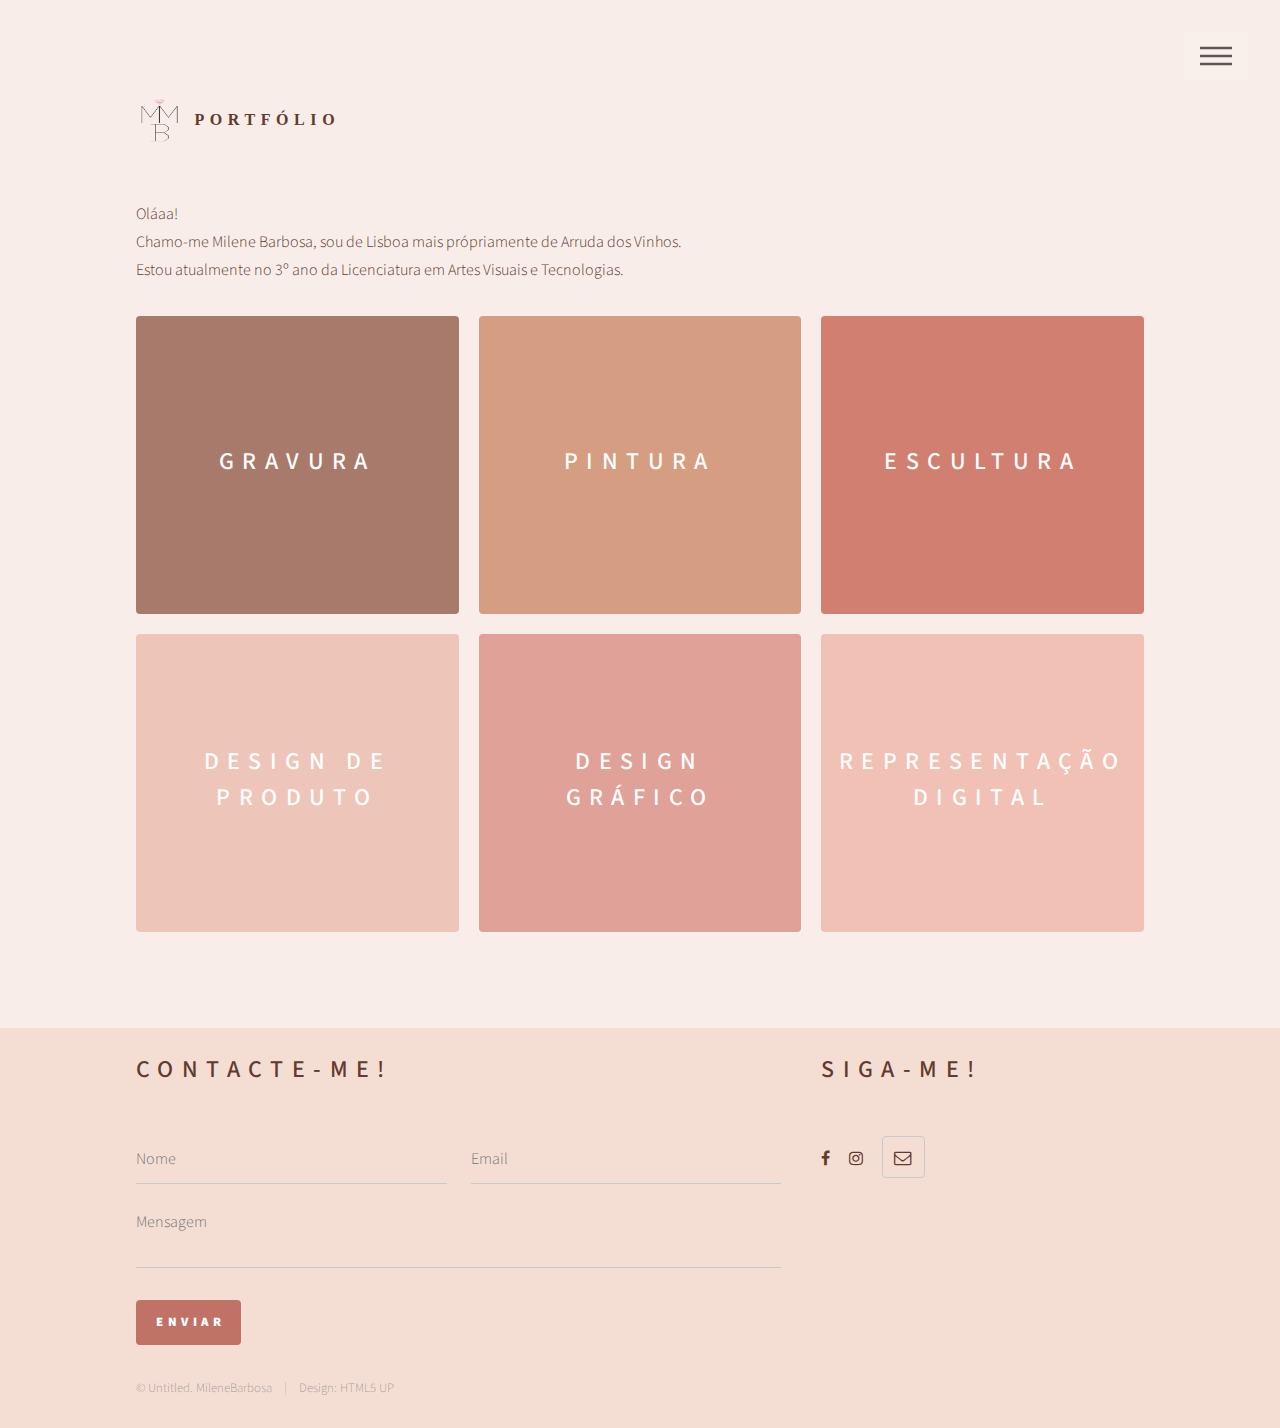
<file: Index.html>
<!DOCTYPE HTML>
<!--
	Phantom by HTML5 UP
	html5up.net | @ajlkn
	Free for personal and commercial use under the CCA 3.0 license (html5up.net/license)
-->
<html>
	<head>
		<title>Milene Barbosa | PortFólio </title>
		<meta charset="utf-8" />
		<meta name="viewport" content="width=device-width, initial-scale=1, user-scalable=no" />
		<link rel="stylesheet" href="assets/css/main.css" />
		<noscript><link rel="stylesheet" href="assets/css/noscript.css" /></noscript>
	</head>
	<body class="is-preload">
		<!-- Wrapper -->
			<div id="wrapper">

				<!-- Header -->
					<header id="header">
						<div class="inner">

							<!-- Logo -->
								<a href="Index.html" class="logo">
									<span class="symbol"><img src="images/logo.png" alt="" /></span><span class="title">PortFólio</span>
								</a>

							<!-- Nav -->
								<nav>
									<ul>
										<li><a href="#menu">Menu</a></li>
									</ul>
								</nav>

						</div>
					</header>

				<!-- Menu -->
					<nav id="menu">
						<h2>Menu</h2>
						<ul>
							<li><a href="Index.html">Home</a></li>
							<li><a href="Curriculo.html">Currículo</a></li>
							<li><a href="Gravura.html">Gravura</a></li>
							<li><a href="Pintura.html">Pintura</a></li>
							<li><a href="Escultura.html">Escultura</a></li>
							<li><a href="Design de Produto.html">Design de Produto</a></li>
							<li><a href="Design Gráfico.html">Design Gráfico</a></li>
							<li><a href="Representação.html">Representação Digital</a></li>
						</ul>
					</nav>

				<!-- Main -->
					<div id="main">
						<div class="inner">
							<header>
								 <p> <a href="Curriculo.html">Oláaa!<br>Chamo-me Milene Barbosa, sou de Lisboa mais própriamente de Arruda dos Vinhos.<br>Estou atualmente no 3º ano da Licenciatura em Artes Visuais e Tecnologias.</a></p>
							</header>
							<section class="tiles">
								<article class="style6">
									<span class="image">
										<img src="images/Sem Título.png" alt="" />
									</span>
									<a href="Gravura.html">
										<h2>Gravura</h2>
										<div class="content">
											<p></p>
										</div>
									</a>
								</article>
								<article class="style1">
									<span class="image">
										<img src="images/Sem Título.png" alt="" />
									</span>
									<a href="Pintura.html">
										<h2>Pintura</h2>
										<div class="content">
											<p>A Água D'Arruda<br>Quebranto<br>Arte Narrativa</p>
										</div>
									</a>
								</article>
								<article class="style5">
									<span class="image">
										<img src="images/Sem Título.png" alt="" />
									</span>
									<a href="Escultura.html">
										<h2>Escultura</h2>
										<div class="content">
											<p>Ninhus<br>Mãos Inquietas<br>Fidelium<br>Grafonola Falante</p>
										</div>
									</a>
								</article>
								<article class="style3">
									<span class="image">
										<img src="images/Sem Título.png" alt="" />
									</span>
									<a href="Design de Produto.html">
										<h2>Design de Produto</h2>
										<div class="content">
											<p>Banco de Benfica<br>Luminus<br>Nisa Landing</p>
										</div>
									</a>
								</article>
								<article class="style4">
									<span class="image">
										<img src="images/Sem Título.png" alt="" />
									</span>
									<a href="Design Gráfico.html">
										<h2>Design Gráfico</h2>
										<div class="content">
											<p>Rebranding<br>Capa de um Álbum<br>CulturEse</p>
										</div>
									</a>
								</article>
								<article class="style2">
									<span class="image">
										<img src="images/Sem Título.png" alt="" />
									</span>
									<a href="Representação.html">
										<h2>Representação Digital</h2>
										<div class="content">
											<p>Smurf<br>Latas de Sopa<br>Garrafas de Vidro</p>
										</div>
									</a>
								</article>

							</section>
						</div>
					</div>

				<!-- Footer -->
					<footer id="footer">
						<div class="inner">
							<section>
								<h2>Contacte-me!</h2>
								<form method="post" action="#">
									<div class="fields">
										<div class="field half">
											<input type="text" name="name" id="name" placeholder="Nome" />
										</div>
										<div class="field half">
											<input type="email" name="email" id="email" placeholder="Email" />
										</div>
										<div class="field">
											<textarea name="message" id="message" placeholder="Mensagem"></textarea>
										</div>
									</div>
									<ul class="actions">
										<li><input type="submit" value="Enviar" class="primary" /></li>
									</ul>
								</form>
							</section>
							<section>
								<h2>Siga-me!</h2>
								<ul class="icons">
									<li><a href="https://www.facebook.com/milene.barbosa.144" class="icon style1 fa-facebook"><span class="label">Facebook</span></a></li>
									<li><a href="https://www.instagram.com/milenebarbosa10/" class="icon style1 fa-instagram"><span class="label">Instagram</span></a></li>
									<li><a href="#" class="icon style2 fa-envelope-o"><span class="label">Email</span></a></li>
								</ul>
							</section>
							<ul class="copyright">
								<li>&copy; Untitled. MileneBarbosa</li><li>Design: <a href="http://html5up.net">HTML5 UP</a></li>
							</ul>
						</div>
					</footer>

			</div>

		<!-- Scripts -->
			<script src="assets/js/jquery.min.js"></script>
			<script src="assets/js/browser.min.js"></script>
			<script src="assets/js/breakpoints.min.js"></script>
			<script src="assets/js/util.js"></script>
			<script src="assets/js/main.js"></script>

	</body>
</html>
</file>
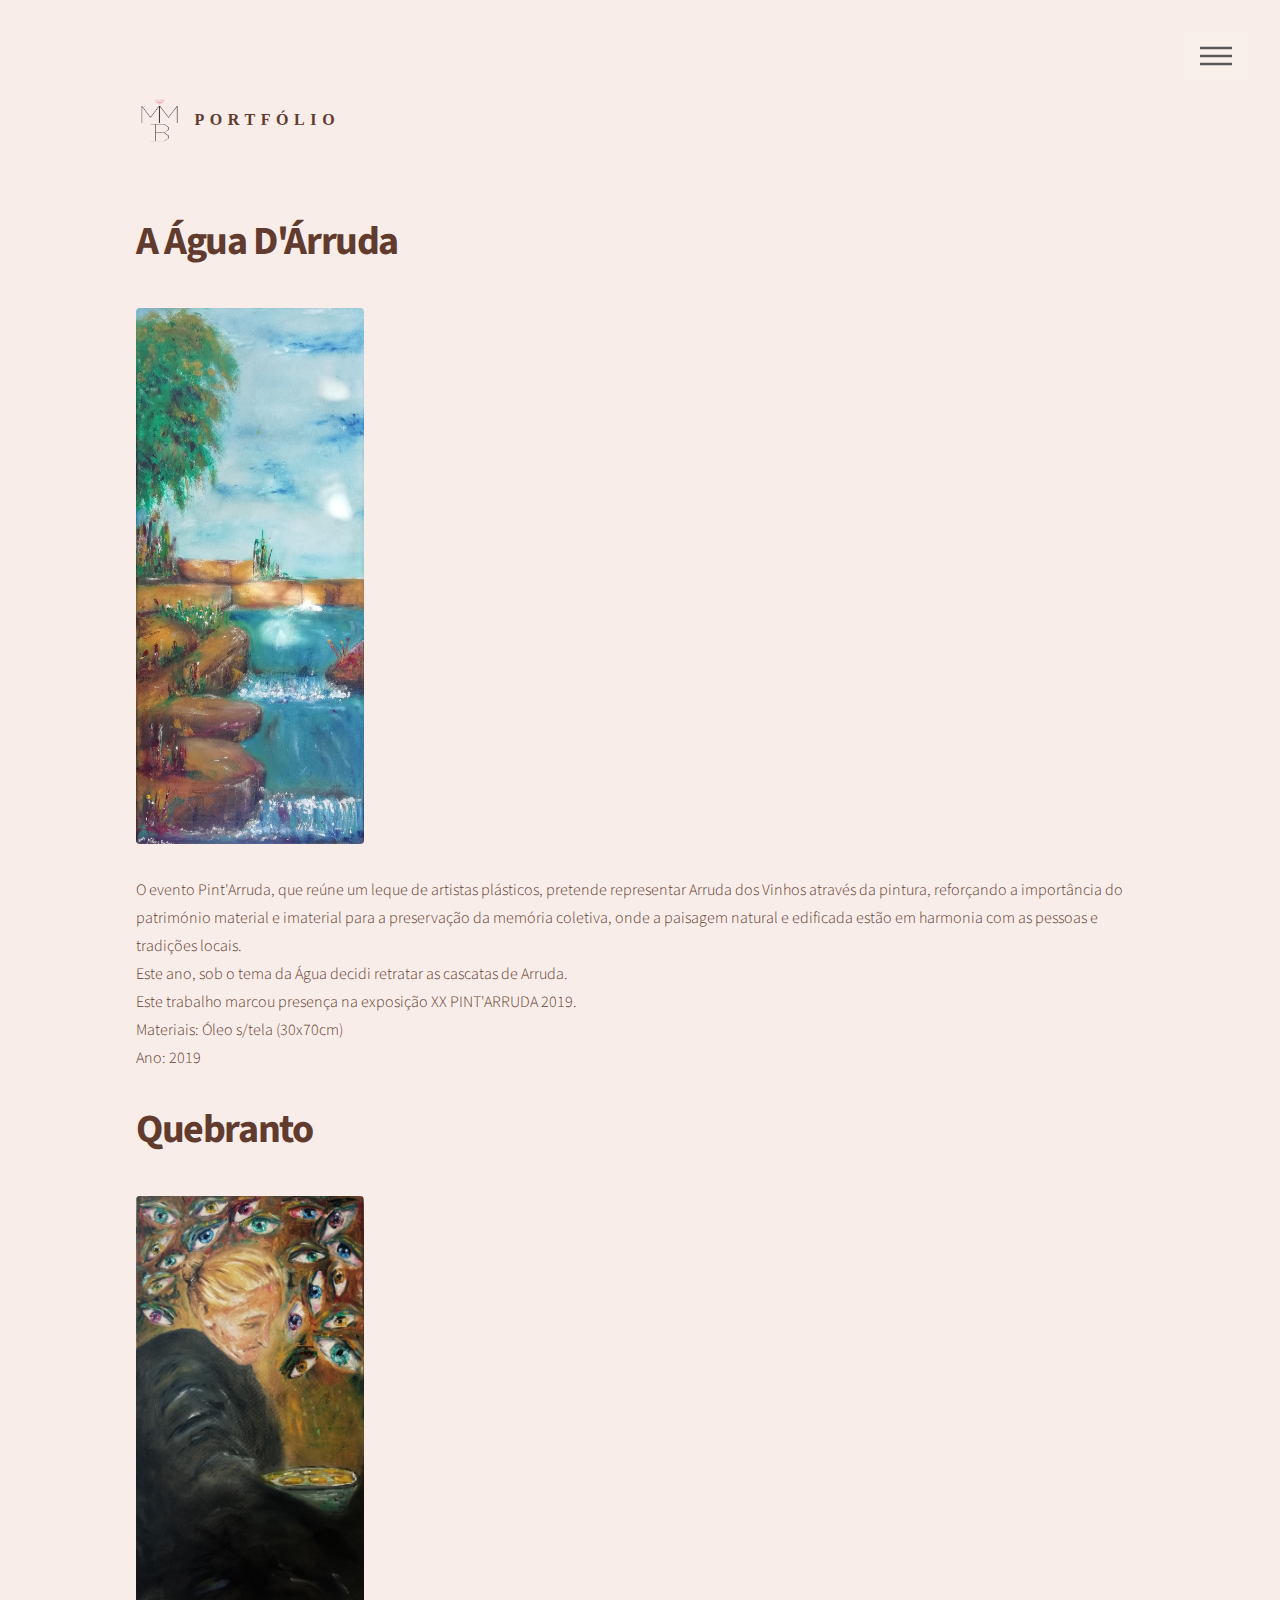
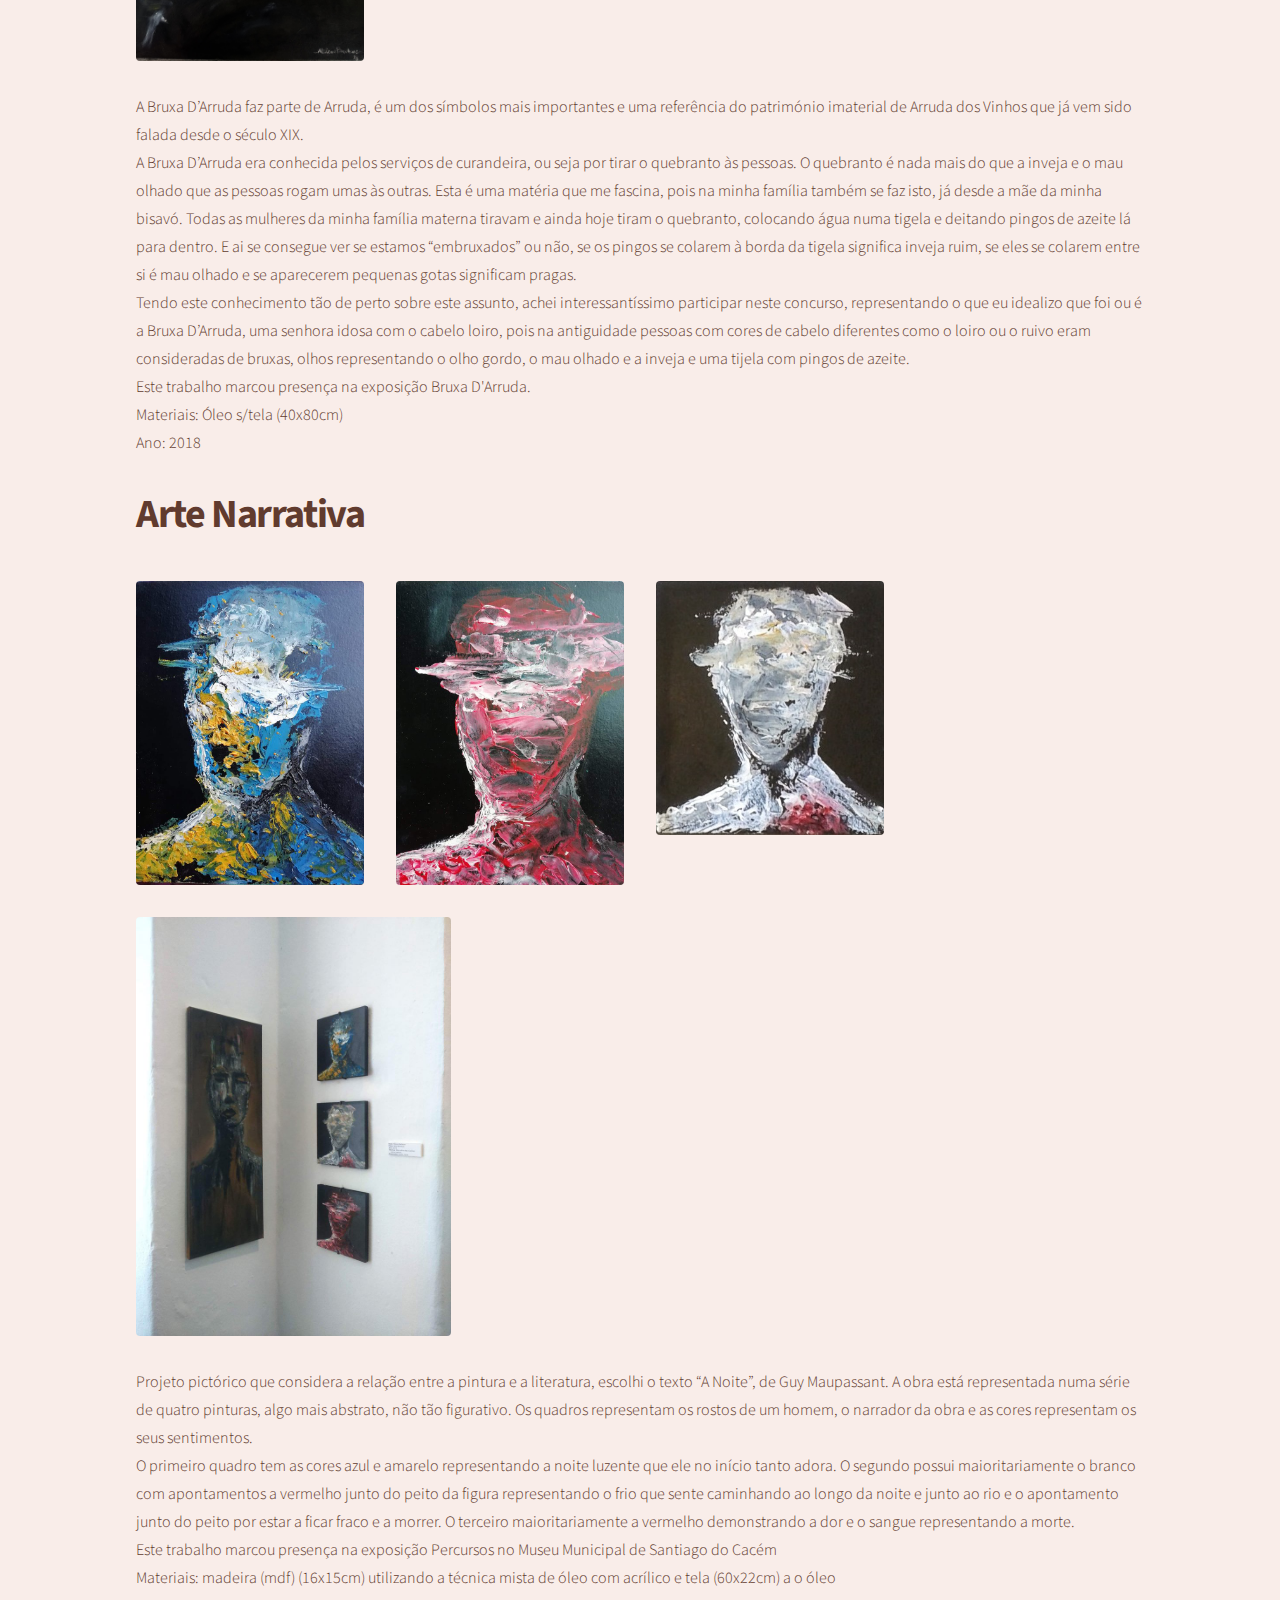
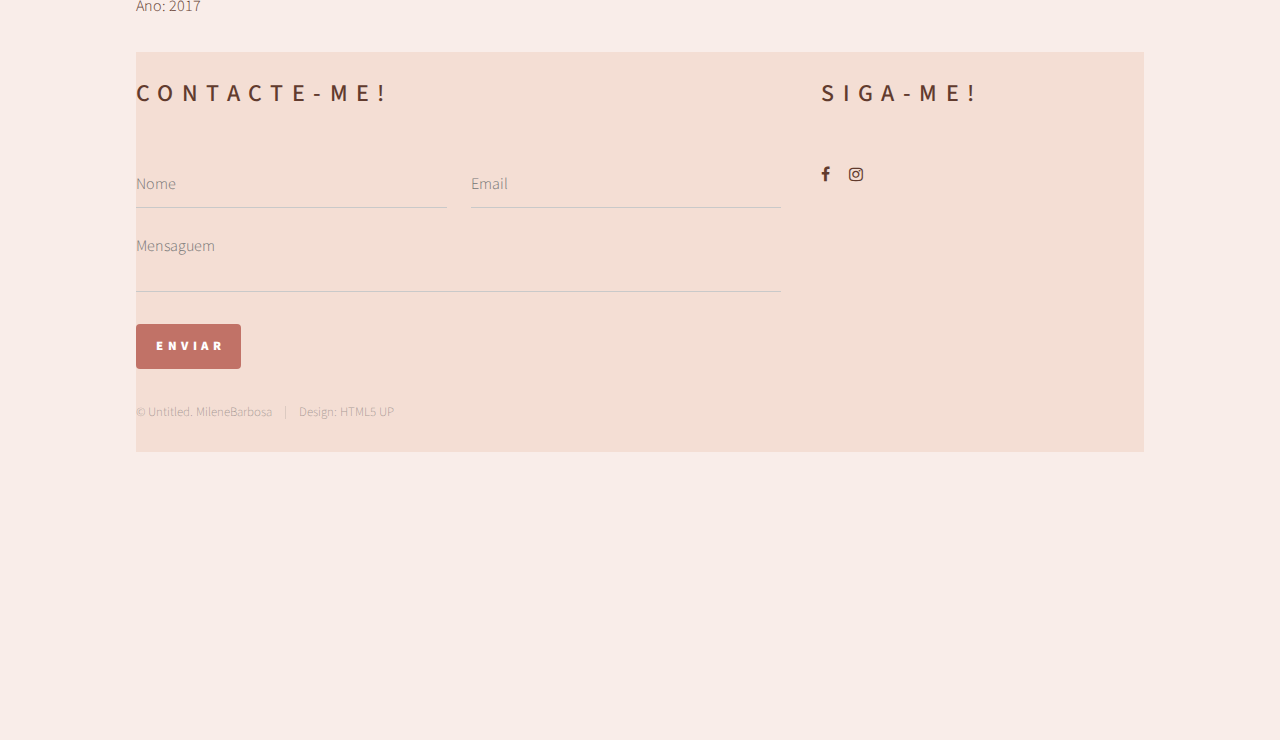
<file: Arte Narrativa.html>
<!DOCTYPE HTML>
<!--
	Phantom by HTML5 UP
	html5up.net | @ajlkn
	Free for personal and commercial use under the CCA 3.0 license (html5up.net/license)
-->
<html>
	<head>
		<title>PortFólio | Pintura</title>
		<meta charset="utf-8" />
		<meta name="viewport" content="width=device-width, initial-scale=1, user-scalable=no" />
		<link rel="stylesheet" href="assets/css/main.css" />
		<noscript><link rel="stylesheet" href="assets/css/noscript.css" /></noscript>
	</head>
	<body class="is-preload">
		<!-- Wrapper -->
			<div id="wrapper">

				<!-- Header -->
					<header id="header">
						<div class="inner">

							<!-- Logo -->
								<a href="PortFólio.html" class="logo">
									<span class="symbol"><img src="images/logo.png" alt="" /></span><span class="title">PortFólio</span>
								</a>

							<!-- Nav -->
								<nav>
									<ul>
										<li><a href="#menu">Menu</a></li>
									</ul>
								</nav>

						</div>
					</header>

				<!-- Menu -->
					<nav id="menu">
						<h2>Menu</h2>
						<ul>
							<li><a href="PortFólio.html">Home</a></li>
							<li><a href="Curriculo.html">Curriculum</a></li>
							<li><a href="Arte Narrativa.html">Pintura</a></li>
							<li><a href="Nisa Landing.html">Design de Produto</a></li>
							<li><a href="CD.html">Design Gráfico</a></li>
							<li><a href="Representação.html">Representação Digital</a></li>
						</ul>
					</nav>

				<!-- Main -->
				<div id="main">
					<div class="inner">
						<h1>A Água D'Árruda</h1>
						<div class="row gtr-uniform">
							<div class="col-3"><span class="image fit"><img src="images/IMG_20190601_114456.jpg" alt="" /></span></div>
							<p> O evento Pint'Arruda, que reúne um leque de artistas plásticos, pretende representar Arruda dos Vinhos através da pintura, reforçando a importância do património material e imaterial para a preservação da memória coletiva, onde a paisagem natural e edificada estão em harmonia com as pessoas e tradições locais.<br> Este ano, sob o tema da Água decidi retratar as cascatas de Arruda.<br>Este trabalho marcou presença na exposição XX PINT'ARRUDA 2019.<br> Materiais: Óleo s/tela (30x70cm)<br>Ano: 2019</p>
					</div>

				<div id="main">
					<div class="inner">
						<h1>Quebranto </h1>
						<div class="row gtr-uniform">
							<div class="col-3"><span class="image fit"><img src="images/BruxaD'Arruda.jpg" alt="" /></span></div>
							<p> A Bruxa D’Arruda faz parte de Arruda, é um dos símbolos mais importantes e uma referência do património imaterial de Arruda dos Vinhos que já vem sido falada desde o século XIX.<br> A Bruxa D’Arruda era conhecida pelos serviços de curandeira, ou seja por tirar o quebranto às pessoas. O quebranto é nada mais do que a inveja e o mau olhado que as pessoas rogam umas às outras. Esta é uma matéria que me fascina, pois na minha família também se faz isto, já desde a mãe da minha bisavó. Todas as mulheres da minha família materna tiravam e ainda hoje tiram o quebranto, colocando água numa tigela e deitando pingos de azeite lá para dentro. E ai se consegue ver se estamos “embruxados” ou não, se os pingos se colarem à borda da tigela significa inveja ruim, se eles se colarem entre si é mau olhado e se aparecerem pequenas gotas significam pragas.<br> Tendo este conhecimento tão de perto sobre este assunto, achei interessantíssimo participar neste concurso, representando o que eu idealizo que foi ou é a Bruxa D’Arruda, uma senhora idosa com o cabelo loiro, pois na antiguidade pessoas com cores de cabelo diferentes como o loiro ou o ruivo eram consideradas de bruxas, olhos representando o olho gordo, o mau olhado e a inveja e uma tijela com pingos de azeite.<br>Este trabalho marcou presença na exposição Bruxa D'Arruda.<br> Materiais: Óleo s/tela (40x80cm)<br>Ano: 2018</p>
					</div>

					<div id="main">
						<div class="inner">
							<h1>Arte Narrativa</h1>
							<div class="row gtr-uniform">
								<div class="col-3"><span class="image fit"><img src="images/pint1.jpg" alt="" /></span></div>
								<div class="col-3"><span class="image fit"><img src="images/pint2.jpg" alt="" /></span></div>
								<div class="col-3"><span class="image fit"><img src="images/pint3.jpg" alt="" /></span></div>
								<div class="col-4"><span class="image fit"><img src="images/tudo.jpg" alt="" /></span></div>
							<p>Projeto pictórico que considera a relação entre a pintura e a literatura, escolhi o texto “A Noite”, de Guy Maupassant. A obra está representada numa série de quatro pinturas, algo mais abstrato, não tão figurativo. Os quadros representam os rostos de um homem, o narrador da obra e as cores representam os seus sentimentos.<br> O primeiro quadro tem as cores azul e amarelo representando a noite luzente que ele no início tanto adora. O segundo possui maioritariamente o branco com apontamentos a vermelho junto do peito da figura representando o frio que sente caminhando ao longo da noite e junto ao rio e o apontamento junto do peito por estar a ficar fraco e a morrer. O terceiro maioritariamente a vermelho demonstrando a dor e o sangue representando a morte. <br> Este trabalho marcou presença na exposição Percursos no Museu Municipal de Santiago do Cacém <br> Materiais: madeira (mdf) (16x15cm) utilizando a técnica mista de óleo com acrílico e tela (60x22cm) a o óleo<br>Ano: 2017</p>
						</div>
					</div>

				<!-- Footer -->
					<footer id="footer">
						<div class="inner">
							<section>
								<h2>Contacte-me!</h2>
								<form method="post" action="#">
									<div class="fields">
										<div class="field half">
											<input type="text" name="name" id="name" placeholder="Nome" />
										</div>
										<div class="field half">
											<input type="email" name="email" id="email" placeholder="Email" />
										</div>
										<div class="field">
											<textarea name="message" id="message" placeholder="Mensaguem"></textarea>
										</div>
									</div>
									<ul class="actions">
										<li><input type="submit" value="Enviar" class="primary" /></li>
									</ul>
								</form>
							</section>
							<section>
								<h2>Siga-me!</h2>
								<ul class="icons">
									<li><a href="https://www.facebook.com/milene.barbosa.144" class="icon style1 fa-facebook"><span class="label">Facebook</span></a></li>
									<li><a href="https://www.instagram.com/milenebarbosa10/" class="icon style1 fa-instagram"><span class="label">Instagram</span></a></li>
								</ul>
							</section>
							<ul class="copyright">
								<li>&copy; Untitled. MileneBarbosa</li><li>Design: <a href="http://html5up.net">HTML5 UP</a></li>
							</ul>
						</div>
					</footer>

			</div>

		<!-- Scripts -->
			<script src="assets/js/jquery.min.js"></script>
			<script src="assets/js/browser.min.js"></script>
			<script src="assets/js/breakpoints.min.js"></script>
			<script src="assets/js/util.js"></script>
			<script src="assets/js/main.js"></script>

	</body>
</html>
</file>
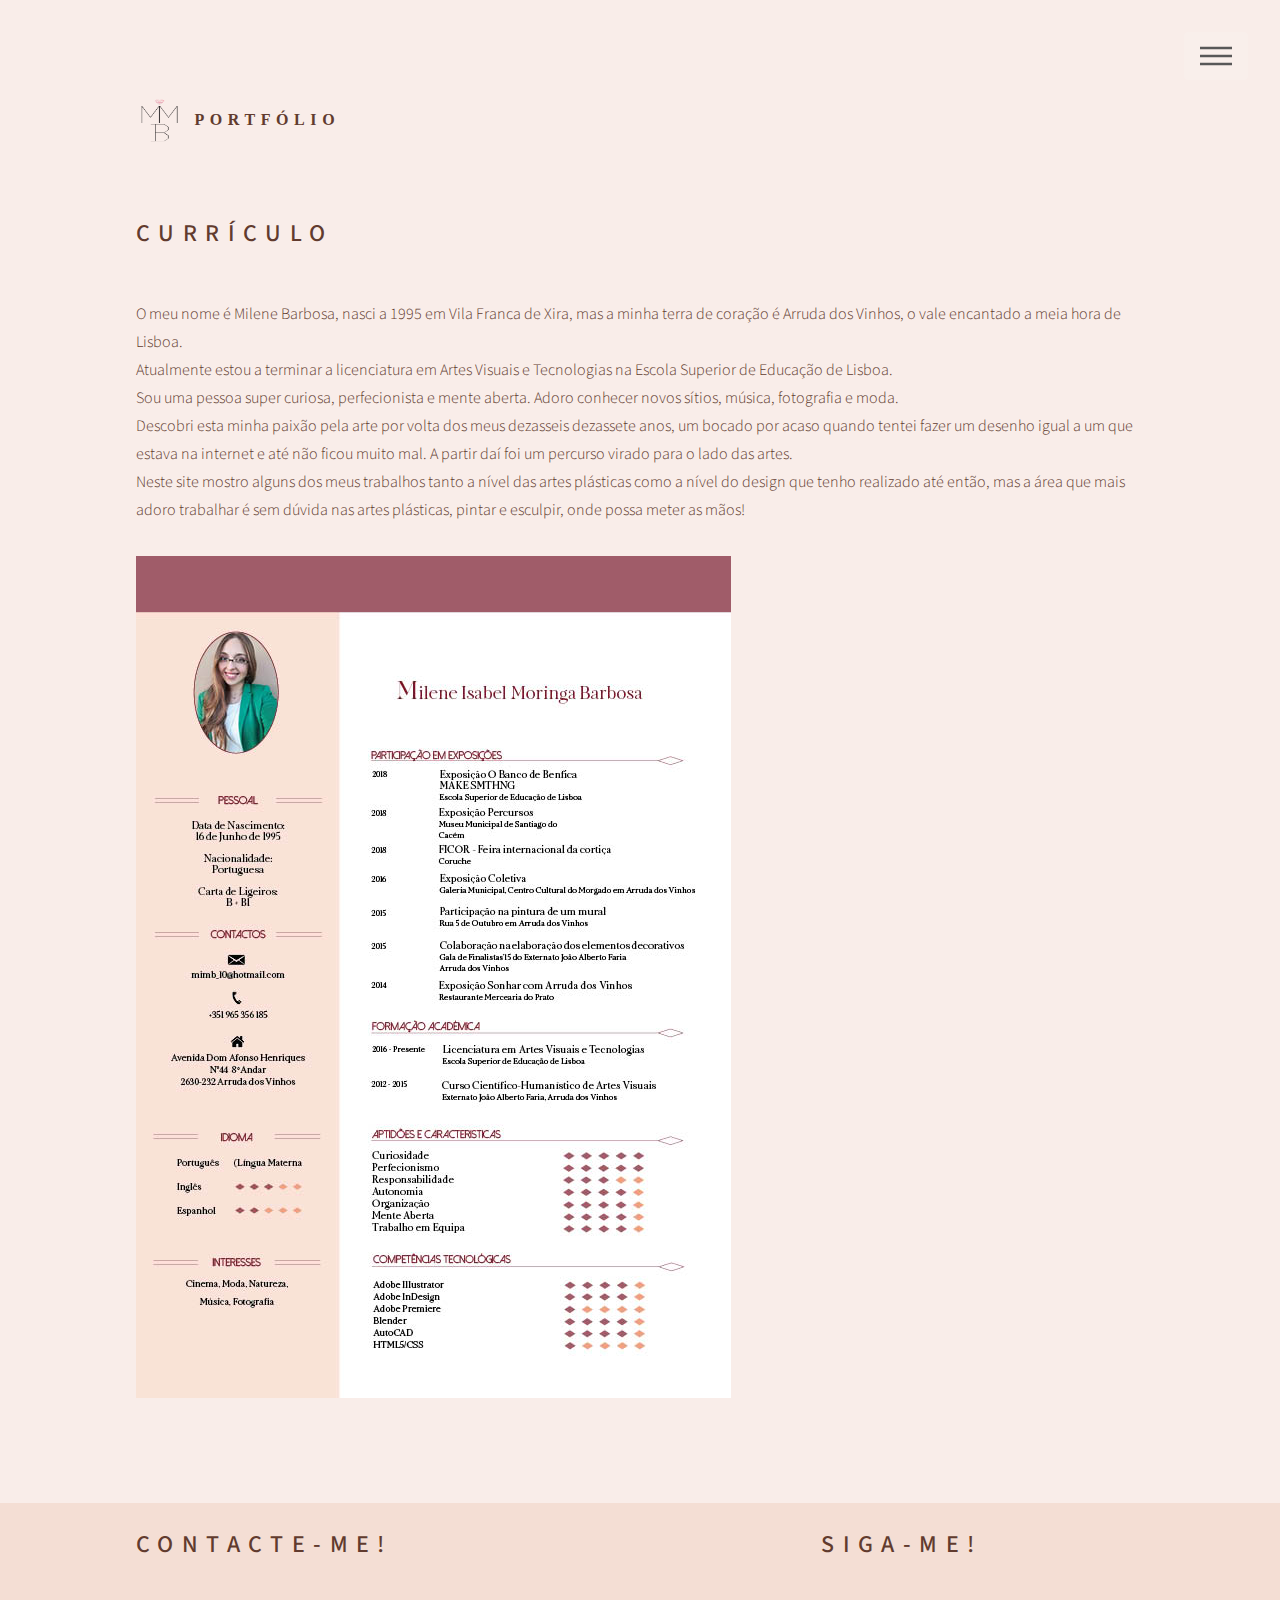
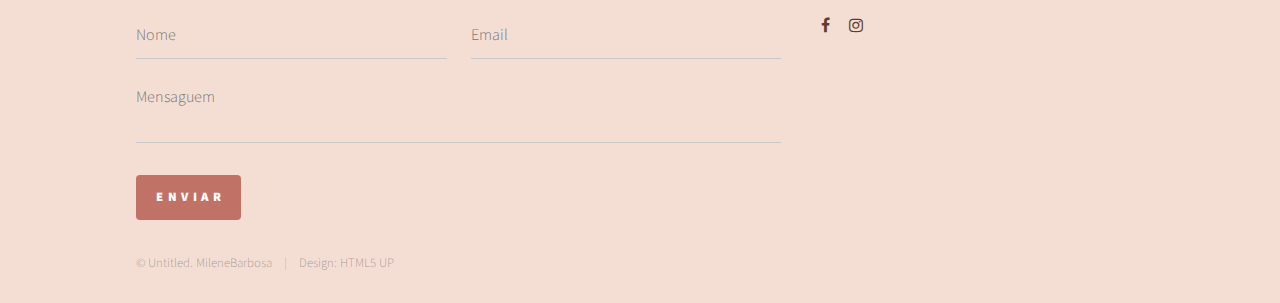
<file: Curriculo.html>
<!DOCTYPE HTML>
<!--
	Phantom by HTML5 UP
	html5up.net | @ajlkn
	Free for personal and commercial use under the CCA 3.0 license (html5up.net/license)
-->
<html>
	<head>
		<title>PortFólio | Currículo </title>
		<meta charset="utf-8" />
		<meta name="viewport" content="width=device-width, initial-scale=1, user-scalable=no" />
		<link rel="stylesheet" href="assets/css/main.css" />
		<noscript><link rel="stylesheet" href="assets/css/noscript.css" /></noscript>
	</head>
	<body class="is-preload">
		<!-- Wrapper -->
			<div id="wrapper">

				<!-- Header -->
					<header id="header">
						<div class="inner">

							<!-- Logo -->
								<a href="Index.html" class="logo">
									<span class="symbol"><img src="images/logo.png" alt="" /></span><span class="title">PortFólio</span>
								</a>

							<!-- Nav -->
								<nav>
									<ul>
										<li><a href="#menu">Menu</a></li>
									</ul>
								</nav>

						</div>
					</header>

				<!-- Menu -->
					<nav id="menu">
						<h2>Menu</h2>
						<ul>
							<li><a href="Index.html">Home</a></li>
							<li><a href="Curriculo.html">Curriculo</a></li>
							<li><a href="Gravura.html">Gravura</a></li>
							<li><a href="Pintura.html">Pintura</a></li>
							<li><a href="Escultura.html">Escultura</a></li>
							<li><a href="Design de Produto.html">Design de Produto</a></li>
							<li><a href="Design Gráfico.html">Design Gráfico</a></li>
							<li><a href="Representação.html">Representação Digital</a></li>
						</ul>
					</nav>

				<!-- Main -->
					<div id="main">
						<div class="inner">
							<h2>Currículo</h2>
							<p>O meu nome é Milene Barbosa, nasci a 1995 em Vila Franca de Xira, mas a minha terra de coração é Arruda dos Vinhos, o vale encantado a meia hora de Lisboa.<br>Atualmente estou a terminar a licenciatura em Artes Visuais e Tecnologias na Escola Superior de Educação de Lisboa.<br>Sou uma pessoa super curiosa, perfecionista e mente aberta. Adoro conhecer novos sítios, música, fotografia e moda.<br>Descobri esta minha paixão pela arte por volta dos meus dezasseis dezassete anos, um bocado por acaso quando tentei fazer um desenho igual a um que estava na internet e até não ficou muito mal. A partir daí foi um percurso virado para o lado das artes.<br>Neste site mostro alguns dos meus trabalhos tanto a nível das artes plásticas como a nível do design que tenho realizado até então, mas a área que mais adoro trabalhar é sem dúvida nas artes plásticas, pintar e esculpir, onde possa meter as mãos!</p>
							<img src="images/Currículo Milene Barbosa2.jpg" alt="" />
						</div>
					</div>

				<!-- Footer -->
					<footer id="footer">
						<div class="inner">
							<section>
								<h2>Contacte-me!</h2>
								<form method="post" action="#">
									<div class="fields">
										<div class="field half">
											<input type="text" name="name" id="name" placeholder="Nome" />
										</div>
										<div class="field half">
											<input type="email" name="email" id="email" placeholder="Email" />
										</div>
										<div class="field">
											<textarea name="message" id="message" placeholder="Mensaguem"></textarea>
										</div>
									</div>
									<ul class="actions">
										<li><input type="submit" value="Enviar" class="primary" /></li>
									</ul>
								</form>
							</section>
							<section>
								<h2>Siga-me!</h2>
								<ul class="icons">
									<li><a href="https://www.facebook.com/milene.barbosa.144" class="icon style1 fa-facebook"><span class="label">Facebook</span></a></li>
									<li><a href="https://www.instagram.com/milenebarbosa10/" class="icon style1 fa-instagram"><span class="label">Instagram</span></a></li>
								</ul>
							</section>
							<ul class="copyright">
								<li>&copy; Untitled. MileneBarbosa</li><li>Design: <a href="http://html5up.net">HTML5 UP</a></li>
							</ul>
						</div>
					</footer>

			</div>

		<!-- Scripts -->
			<script src="assets/js/jquery.min.js"></script>
			<script src="assets/js/browser.min.js"></script>
			<script src="assets/js/breakpoints.min.js"></script>
			<script src="assets/js/util.js"></script>
			<script src="assets/js/main.js"></script>

	</body>
</html>
</file>
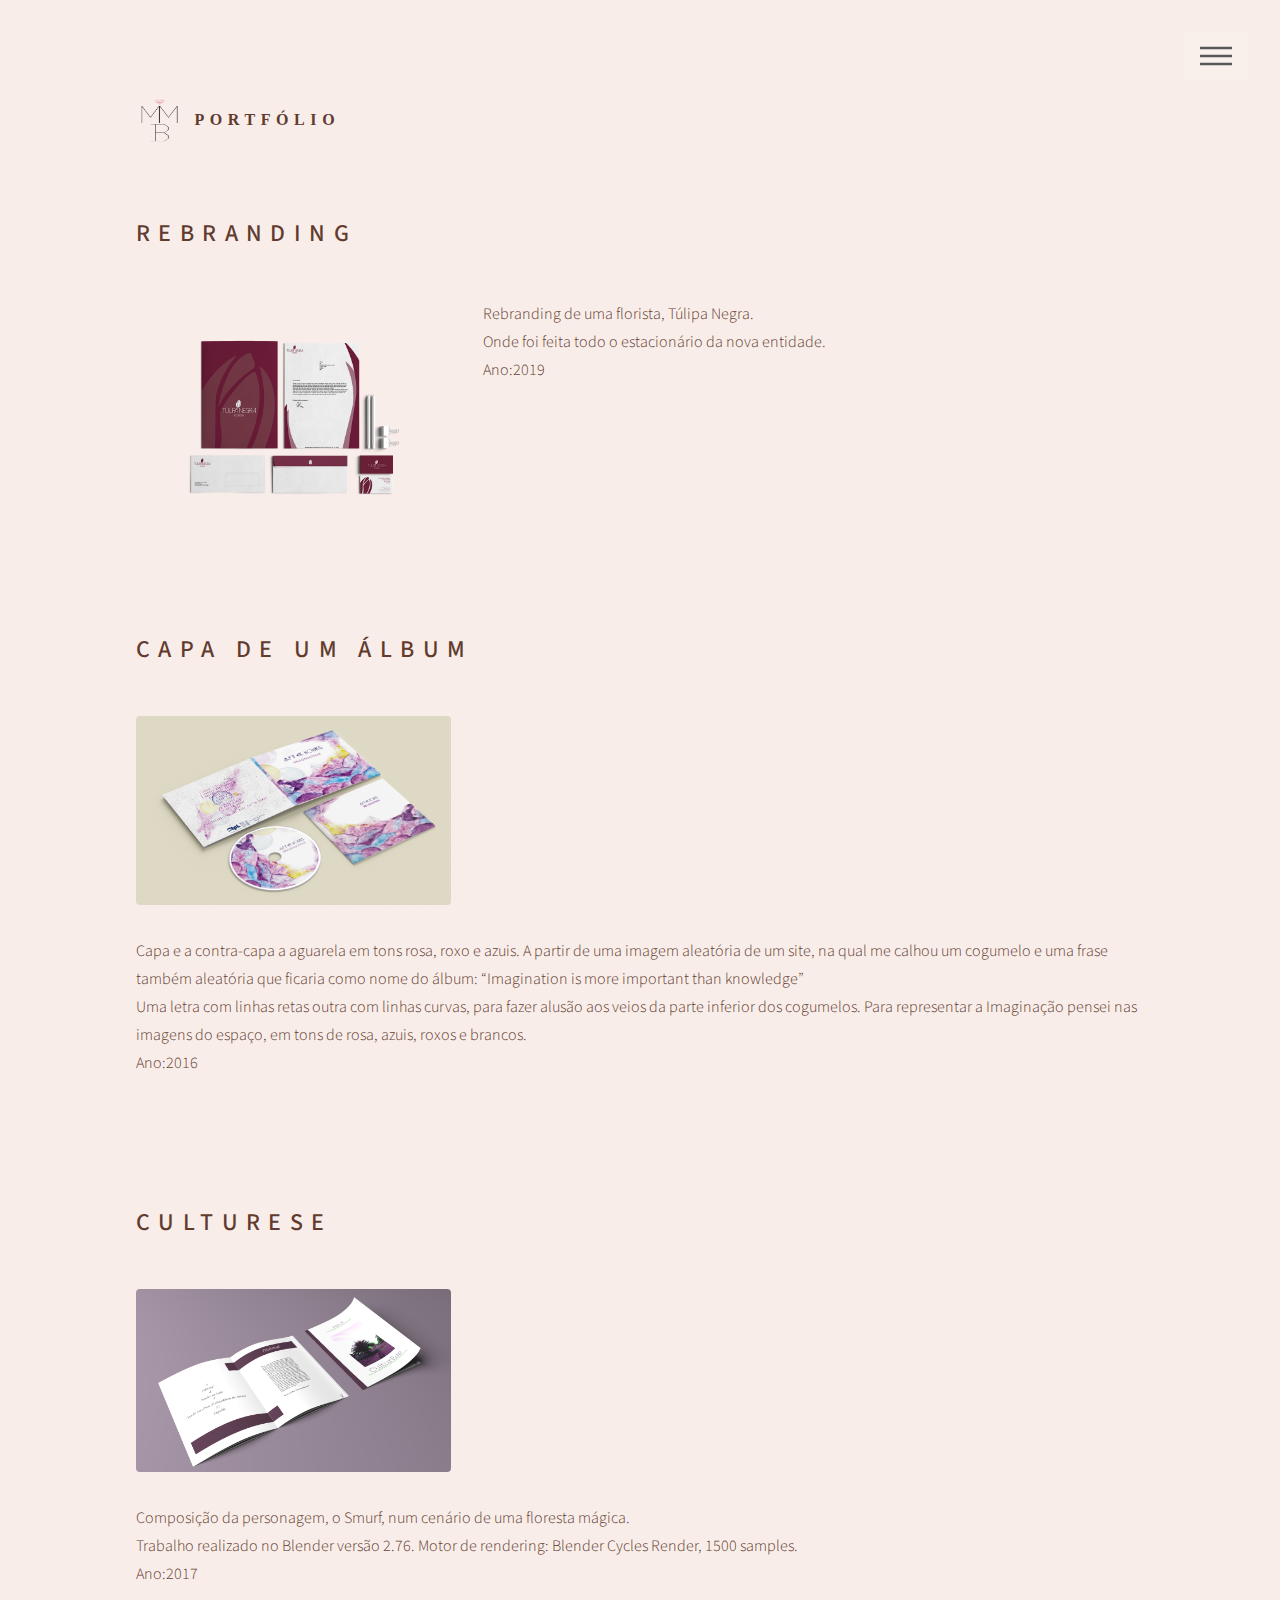
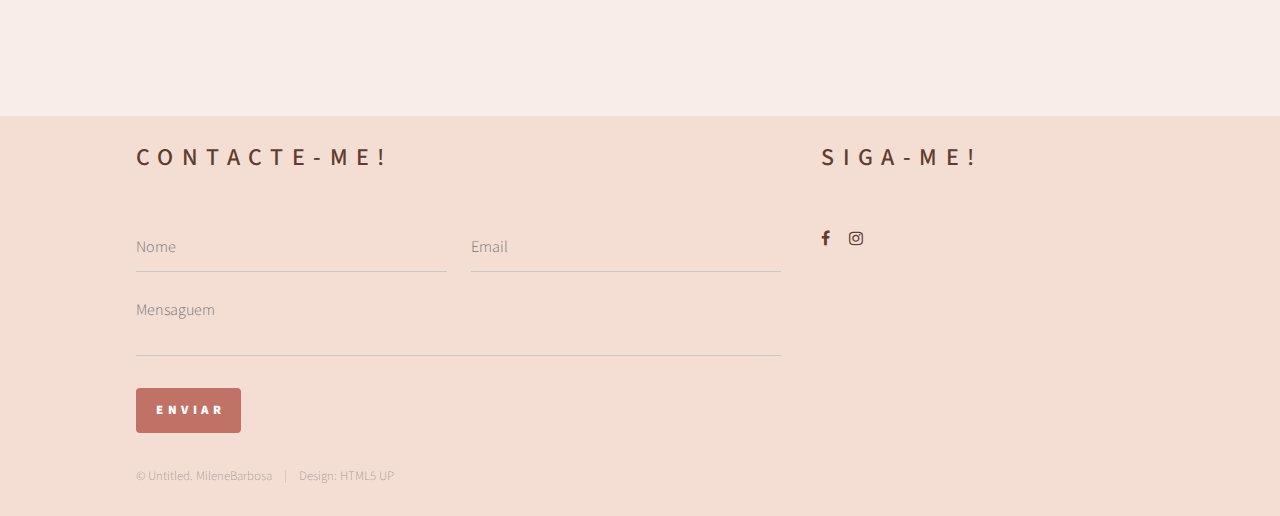
<file: Design Gráfico.html>
<!DOCTYPE HTML>
<!--
	Phantom by HTML5 UP
	html5up.net | @ajlkn
	Free for personal and commercial use under the CCA 3.0 license (html5up.net/license)
-->
<html>
	<head>
		<title>PortFólio | Design Gráfico </title>
		<meta charset="utf-8" />
		<meta name="viewport" content="width=device-width, initial-scale=1, user-scalable=no" />
		<link rel="stylesheet" href="assets/css/main.css" />
		<noscript><link rel="stylesheet" href="assets/css/noscript.css" /></noscript>
	</head>
	<body class="is-preload">
		<!-- Wrapper -->
			<div id="wrapper">

				<!-- Header -->
					<header id="header">
						<div class="inner">

							<!-- Logo -->
								<a href="Index.html" class="logo">
									<span class="symbol"><img src="images\logo.png" alt="" /></span><span class="title">PortFólio</span>
								</a>

							<!-- Nav -->
								<nav>
									<ul>
										<li><a href="#menu">Menu</a></li>
									</ul>
								</nav>

						</div>
					</header>

				<!-- Menu -->
					<nav id="menu">
						<h2>Menu</h2>
						<ul>
							<li><a href="Index.html">Home</a></li>
							<li><a href="Curriculo.html">Curriculo</a></li>
							<li><a href="Gravura.html">Gravura</a></li>
							<li><a href="Pintura.html">Pintura</a></li>
							<li><a href="Escultura.html">Escultura</a></li>
							<li><a href="Design de Produto.html">Design de Produto</a></li>
							<li><a href="Design Gráfico.html">Design Gráfico</a></li>
							<li><a href="Representação.html">Representação Digital</a></li>
						</ul>
					</nav>

				<!-- Main -->
				<div id="main">
					<div class="inner">
						<h2>Rebranding</h2>
								<div class="row gtr-uniform">
									<div class="col-4"><span class="image fit"><img src="images/r.png" alt="" /></span></div>
						<p> Rebranding de uma florista, Túlipa Negra.<br>Onde foi feita todo o estacionário da nova entidade.<br>Ano:2019</p>
						</div>
				</div>
			</div>

				<div id="main">
					<div class="inner">
						<h2>Capa de um Álbum</h2>
								<div class="row gtr-uniform">
									<div class="col-4"><span class="image fit"><img src="images/dg-cd.png" alt="" /></span></div>
						<p> Capa e a contra-capa a aguarela em tons rosa, roxo e azuis. A partir de uma imagem aleatória de um site, na qual me calhou um cogumelo e uma frase também aleatória que ficaria como nome do álbum: “Imagination is more important than knowledge”<br>Uma letra com linhas retas outra com linhas curvas, para fazer alusão aos veios da parte inferior dos cogumelos. Para representar a Imaginação pensei nas imagens do espaço, em tons de rosa, azuis, roxos e brancos.<br>Ano:2016</p>
						</div>
				</div>
			</div>

			<div id="main">
				<div class="inner">
					<h2>CulturEse</h2>
							<div class="row gtr-uniform">
								<div class="col-4"><span class="image fit"><img src="images/Mockup_magazine.png" alt="" /></span></div>
					<p>Composição da personagem, o Smurf, num cenário de uma floresta mágica.<br>Trabalho realizado no Blender versão 2.76. Motor de rendering: Blender Cycles Render, 1500 samples.<br>Ano:2017</p>
					</div>
			</div>
		</div>

				<!-- Footer -->
					<footer id="footer">
						<div class="inner">
							<section>
								<h2>Contacte-me!</h2>
								<form method="post" action="#">
									<div class="fields">
										<div class="field half">
											<input type="text" name="name" id="name" placeholder="Nome" />
										</div>
										<div class="field half">
											<input type="email" name="email" id="email" placeholder="Email" />
										</div>
										<div class="field">
											<textarea name="message" id="message" placeholder="Mensaguem"></textarea>
										</div>
									</div>
									<ul class="actions">
										<li><input type="submit" value="Enviar" class="primary" /></li>
									</ul>
								</form>
							</section>
							<section>
								<h2>Siga-me!</h2>
								<ul class="icons">
									<li><a href="https://www.facebook.com/milene.barbosa.144" class="icon style1 fa-facebook"><span class="label">Facebook</span></a></li>
									<li><a href="https://www.instagram.com/milenebarbosa10/" class="icon style1 fa-instagram"><span class="label">Instagram</span></a></li>
								</ul>
							</section>
							<ul class="copyright">
								<li>&copy; Untitled. MileneBarbosa</li><li>Design: <a href="http://html5up.net">HTML5 UP</a></li>
							</ul>
						</div>
					</footer>

			</div>

		<!-- Scripts -->
			<script src="assets/js/jquery.min.js"></script>
			<script src="assets/js/browser.min.js"></script>
			<script src="assets/js/breakpoints.min.js"></script>
			<script src="assets/js/util.js"></script>
			<script src="assets/js/main.js"></script>

	</body>
</html>
</file>
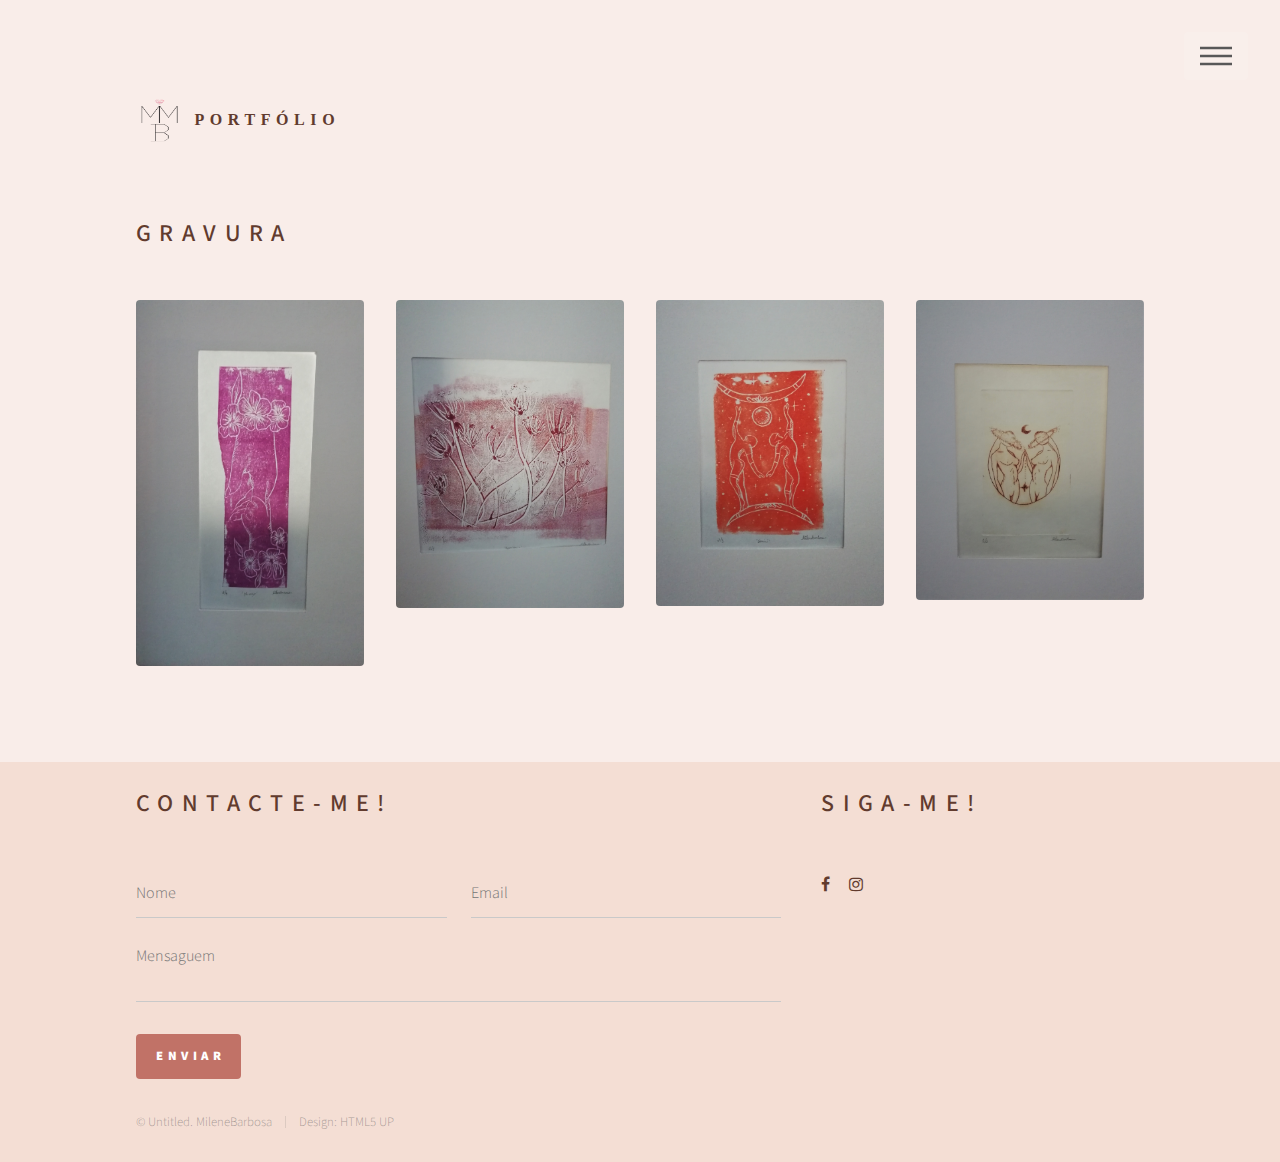
<file: Gravura.html>
<!DOCTYPE HTML>
<!--
	Phantom by HTML5 UP
	html5up.net | @ajlkn
	Free for personal and commercial use under the CCA 3.0 license (html5up.net/license)
-->
<html>
	<head>
		<title>PortFólio | Gravura </title>
		<meta charset="utf-8" />
		<meta name="viewport" content="width=device-width, initial-scale=1, user-scalable=no" />
		<link rel="stylesheet" href="assets/css/main.css" />
		<noscript><link rel="stylesheet" href="assets/css/noscript.css" /></noscript>
	</head>
	<body class="is-preload">
		<!-- Wrapper -->
			<div id="wrapper">

				<!-- Header -->
					<header id="header">
						<div class="inner">

							<!-- Logo -->
								<a href="Index.html" class="logo">
									<span class="symbol"><img src="images/logo.png" alt="" /></span><span class="title">PortFólio</span>
								</a>

							<!-- Nav -->
								<nav>
									<ul>
										<li><a href="#menu">Menu</a></li>
									</ul>
								</nav>

						</div>
					</header>

				<!-- Menu -->
					<nav id="menu">
						<h2>Menu</h2>
						<ul>
							<li><a href="Index.html">Home</a></li>
							<li><a href="Curriculo.html">Curriculo</a></li>
							<li><a href="Gravura.html">Gravura</a></li>
							<li><a href="Pintura.html">Pintura</a></li>
							<li><a href="Escultura.html">Escultura</a></li>
							<li><a href="Design de Produto.html">Design de Produto</a></li>
							<li><a href="Design Gráfico.html">Design Gráfico</a></li>
							<li><a href="Representação.html">Representação Digital</a></li>
						</ul>
					</nav>

				<!-- Main -->
					<div id="main">
						<div class="inner">
							<h2>Gravura</h2>
							<div class="row gtr-uniform">
								<div class="col-3"><span class="image fit"><img src="images/IMG_20190528_180001.jpg" alt="" /></span></div>
								<div class="col-3"><span class="image fit"><img src="images/IMG_20190528_180020.jpg" alt="" /></span></div>
								<div class="col-3"><span class="image fit"><img src="images/IMG_20190528_180007.jpg" alt="" /></span></div>
								<div class="col-3"><span class="image fit"><img src="images/IMG_20190528_180012.jpg" alt="" /></span></div>
						</div>
					</div>
				</div>

				<!-- Footer -->
					<footer id="footer">
						<div class="inner">
							<section>
								<h2>Contacte-me!</h2>
								<form method="post" action="#">
									<div class="fields">
										<div class="field half">
											<input type="text" name="name" id="name" placeholder="Nome" />
										</div>
										<div class="field half">
											<input type="email" name="email" id="email" placeholder="Email" />
										</div>
										<div class="field">
											<textarea name="message" id="message" placeholder="Mensaguem"></textarea>
										</div>
									</div>
									<ul class="actions">
										<li><input type="submit" value="Enviar" class="primary" /></li>
									</ul>
								</form>
							</section>
							<section>
								<h2>Siga-me!</h2>
								<ul class="icons">
									<li><a href="https://www.facebook.com/milene.barbosa.144" class="icon style1 fa-facebook"><span class="label">Facebook</span></a></li>
									<li><a href="https://www.instagram.com/milenebarbosa10/" class="icon style1 fa-instagram"><span class="label">Instagram</span></a></li>
								</ul>
							</section>
							<ul class="copyright">
								<li>&copy; Untitled. MileneBarbosa</li><li>Design: <a href="http://html5up.net">HTML5 UP</a></li>
							</ul>
						</div>
					</footer>

			</div>

		<!-- Scripts -->
			<script src="assets/js/jquery.min.js"></script>
			<script src="assets/js/browser.min.js"></script>
			<script src="assets/js/breakpoints.min.js"></script>
			<script src="assets/js/util.js"></script>
			<script src="assets/js/main.js"></script>

	</body>
</html>
</file>
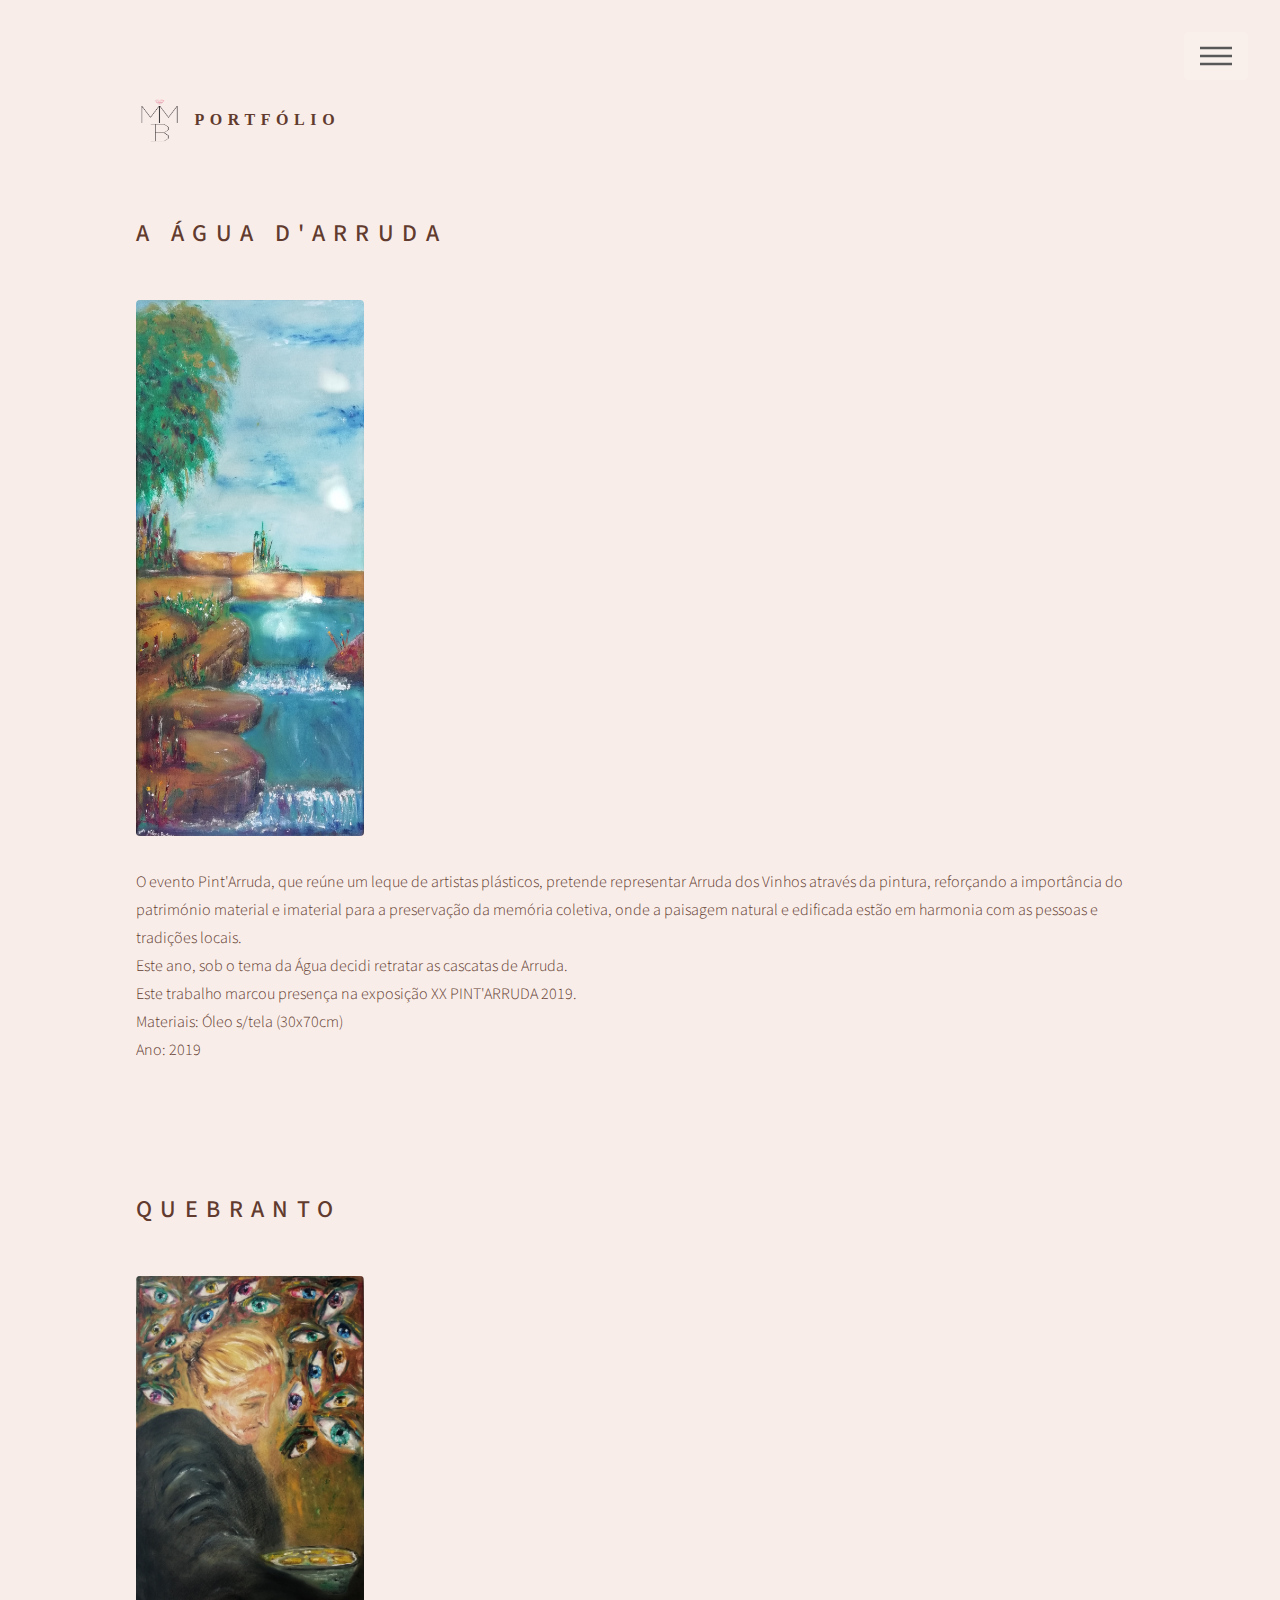
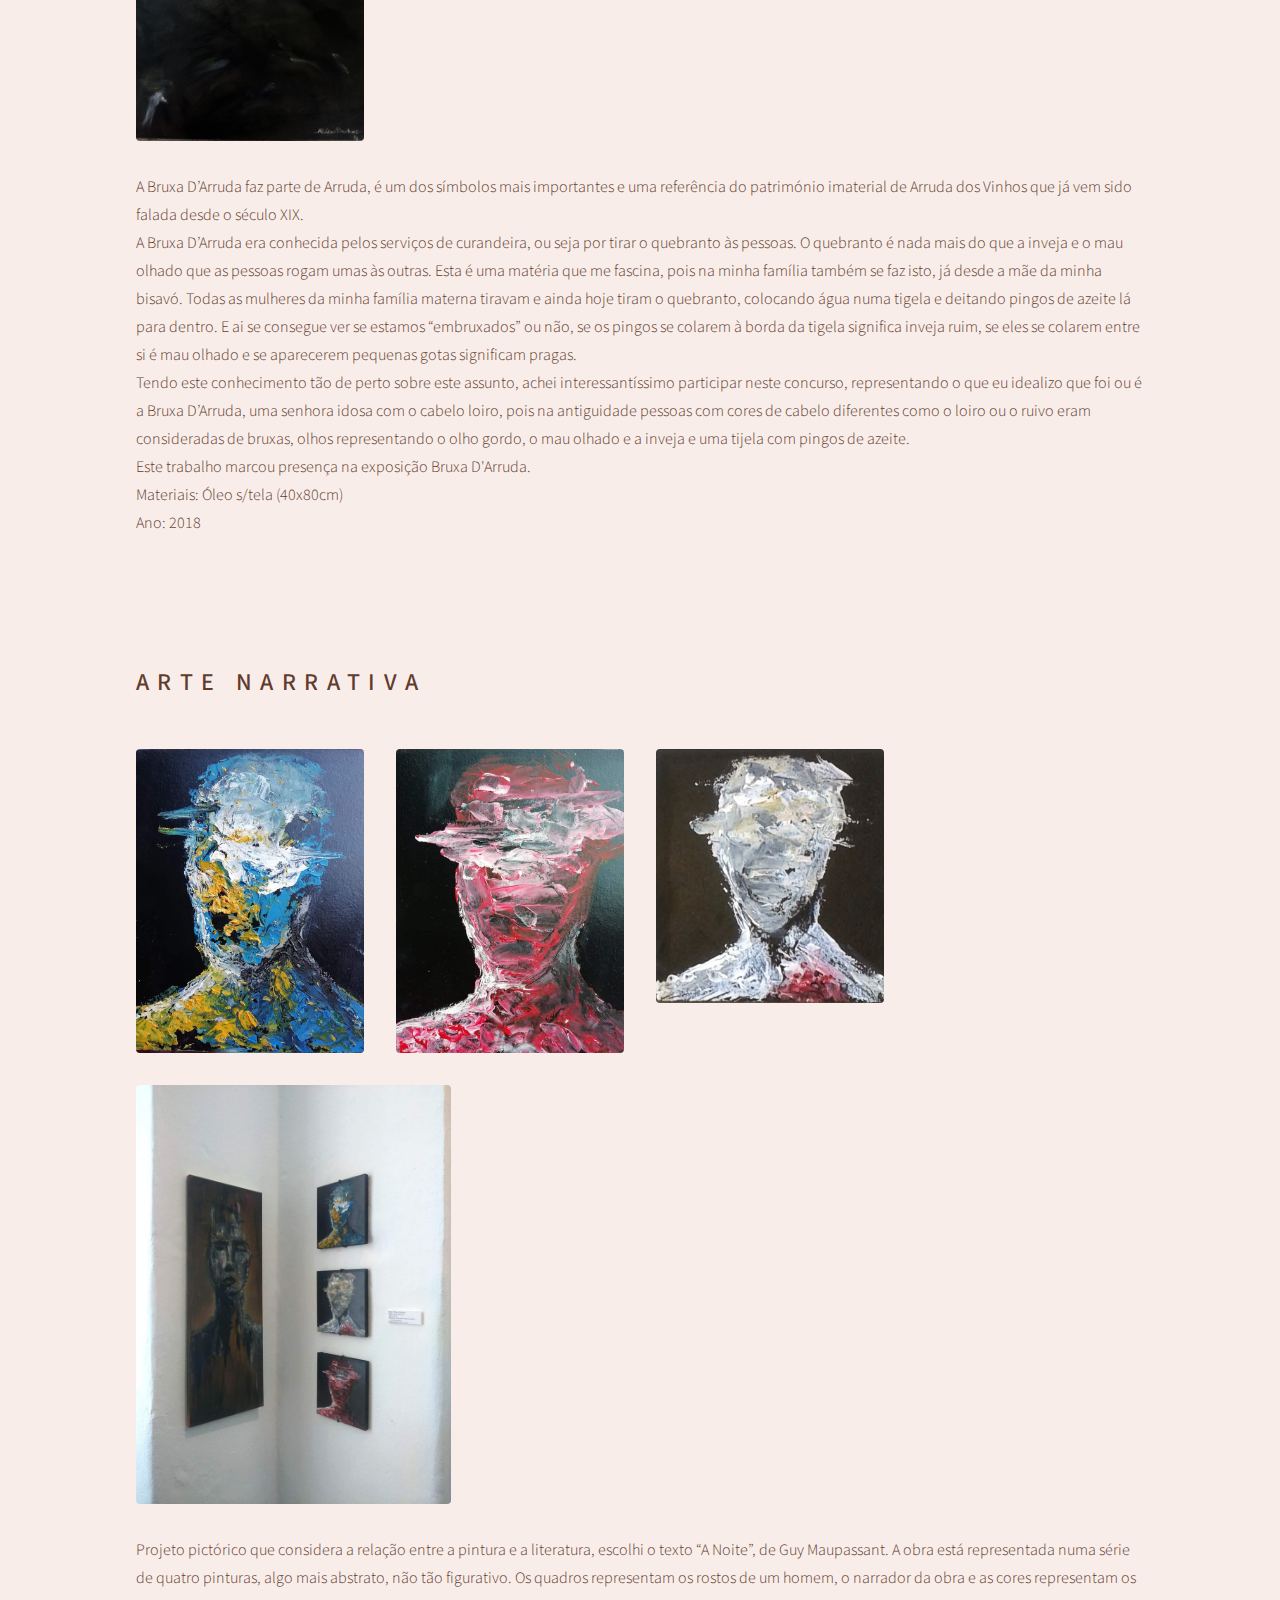
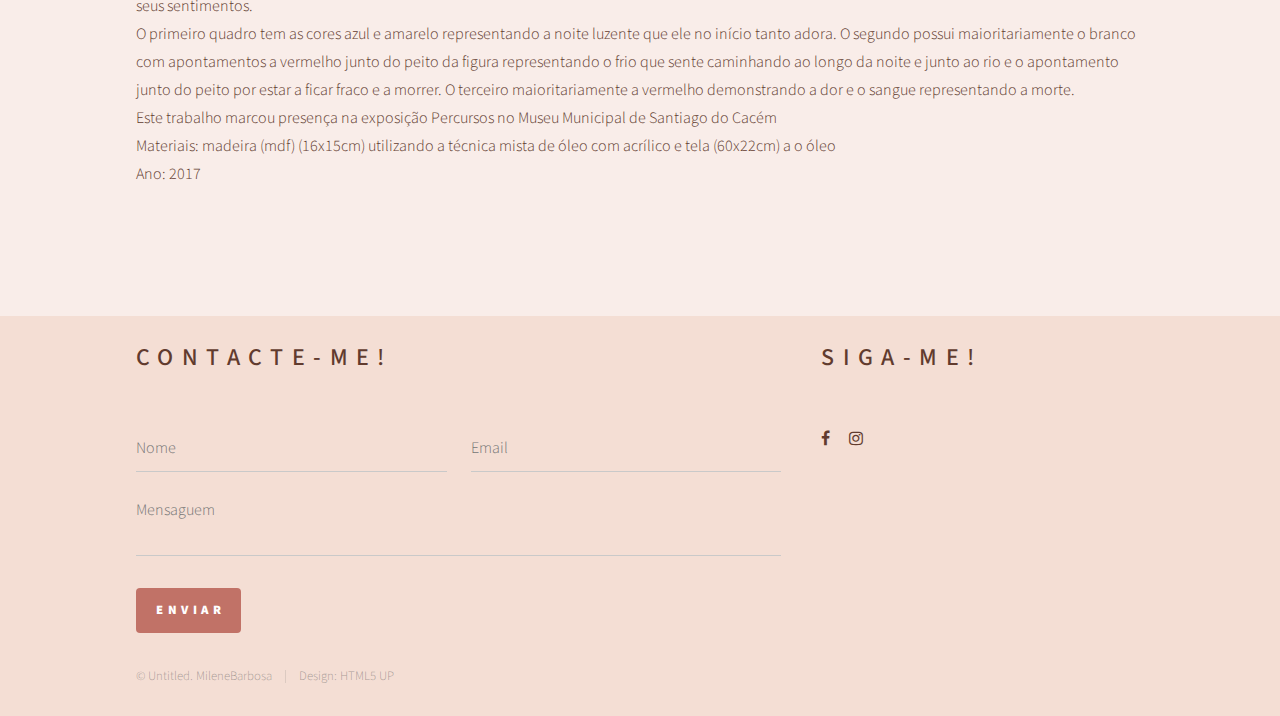
<file: Pintura.html>
<!DOCTYPE HTML>
<!--
	Phantom by HTML5 UP
	html5up.net | @ajlkn
	Free for personal and commercial use under the CCA 3.0 license (html5up.net/license)
-->
<html>
	<head>
		<title>PortFólio | Pintura </title>
		<meta charset="utf-8" />
		<meta name="viewport" content="width=device-width, initial-scale=1, user-scalable=no" />
		<link rel="stylesheet" href="assets/css/main.css" />
		<noscript><link rel="stylesheet" href="assets/css/noscript.css" /></noscript>
	</head>
	<body class="is-preload">
		<!-- Wrapper -->
			<div id="wrapper">

				<!-- Header -->
					<header id="header">
						<div class="inner">

							<!-- Logo -->
								<a href="Index.html" class="logo">
									<span class="symbol"><img src="images/logo.png" alt="" /></span><span class="title">PortFólio</span>
								</a>

							<!-- Nav -->
								<nav>
									<ul>
										<li><a href="#menu">Menu</a></li>
									</ul>
								</nav>

						</div>
					</header>

				<!-- Menu -->
					<nav id="menu">
						<h2>Menu</h2>
						<ul>
							<li><a href="Index.html">Home</a></li>
							<li><a href="Curriculo.html">Curriculo</a></li>
							<li><a href="Gravura.html">Gravura</a></li>
							<li><a href="Pintura.html">Pintura</a></li>
							<li><a href="Escultura.html">Escultura</a></li>
							<li><a href="Design de Produto.html">Design de Produto</a></li>
							<li><a href="Design Gráfico.html">Design Gráfico</a></li>
							<li><a href="Representação.html">Representação Digital</a></li>
						</ul>
					</nav>

				<!-- Main -->
				<div id="main">
					<div class="inner">
						<h2>A Água D'Arruda</h2>
						<div class="row gtr-uniform">
							<div class="col-3"><span class="image fit"><img src="images/IMG_20190601_114456.jpg" alt="" /></span></div>
							<p> O evento Pint'Arruda, que reúne um leque de artistas plásticos, pretende representar Arruda dos Vinhos através da pintura, reforçando a importância do património material e imaterial para a preservação da memória coletiva, onde a paisagem natural e edificada estão em harmonia com as pessoas e tradições locais.<br> Este ano, sob o tema da Água decidi retratar as cascatas de Arruda.<br>Este trabalho marcou presença na exposição XX PINT'ARRUDA 2019.<br> Materiais: Óleo s/tela (30x70cm)<br>Ano: 2019</p>
					</div>
				</div>
			</div>

				<div id="main">
					<div class="inner">
						<h2>Quebranto </h2>
						<div class="row gtr-uniform">
							<div class="col-3"><span class="image fit"><img src="images/BruxaD'Arruda.jpg" alt="" /></span></div>
							<p> A Bruxa D’Arruda faz parte de Arruda, é um dos símbolos mais importantes e uma referência do património imaterial de Arruda dos Vinhos que já vem sido falada desde o século XIX.<br> A Bruxa D’Arruda era conhecida pelos serviços de curandeira, ou seja por tirar o quebranto às pessoas. O quebranto é nada mais do que a inveja e o mau olhado que as pessoas rogam umas às outras. Esta é uma matéria que me fascina, pois na minha família também se faz isto, já desde a mãe da minha bisavó. Todas as mulheres da minha família materna tiravam e ainda hoje tiram o quebranto, colocando água numa tigela e deitando pingos de azeite lá para dentro. E ai se consegue ver se estamos “embruxados” ou não, se os pingos se colarem à borda da tigela significa inveja ruim, se eles se colarem entre si é mau olhado e se aparecerem pequenas gotas significam pragas.<br> Tendo este conhecimento tão de perto sobre este assunto, achei interessantíssimo participar neste concurso, representando o que eu idealizo que foi ou é a Bruxa D’Arruda, uma senhora idosa com o cabelo loiro, pois na antiguidade pessoas com cores de cabelo diferentes como o loiro ou o ruivo eram consideradas de bruxas, olhos representando o olho gordo, o mau olhado e a inveja e uma tijela com pingos de azeite.<br>Este trabalho marcou presença na exposição Bruxa D'Arruda.<br> Materiais: Óleo s/tela (40x80cm)<br>Ano: 2018</p>
					</div>
				</div>
			</div>

					<div id="main">
						<div class="inner">
							<h2>Arte Narrativa</h2>
							<div class="row gtr-uniform">
								<div class="col-3"><span class="image fit"><img src="images/pint1.jpg" alt="" /></span></div>
								<div class="col-3"><span class="image fit"><img src="images/pint2.jpg" alt="" /></span></div>
								<div class="col-3"><span class="image fit"><img src="images/pint3.jpg" alt="" /></span></div>
								<div class="col-4"><span class="image fit"><img src="images/tudo.jpg" alt="" /></span></div>
							<p>Projeto pictórico que considera a relação entre a pintura e a literatura, escolhi o texto “A Noite”, de Guy Maupassant. A obra está representada numa série de quatro pinturas, algo mais abstrato, não tão figurativo. Os quadros representam os rostos de um homem, o narrador da obra e as cores representam os seus sentimentos.<br> O primeiro quadro tem as cores azul e amarelo representando a noite luzente que ele no início tanto adora. O segundo possui maioritariamente o branco com apontamentos a vermelho junto do peito da figura representando o frio que sente caminhando ao longo da noite e junto ao rio e o apontamento junto do peito por estar a ficar fraco e a morrer. O terceiro maioritariamente a vermelho demonstrando a dor e o sangue representando a morte. <br> Este trabalho marcou presença na exposição Percursos no Museu Municipal de Santiago do Cacém <br> Materiais: madeira (mdf) (16x15cm) utilizando a técnica mista de óleo com acrílico e tela (60x22cm) a o óleo<br>Ano: 2017</p>
						</div>
					</div>
				</div>

				<!-- Footer -->
					<footer id="footer">
						<div class="inner">
							<section>
								<h2>Contacte-me!</h2>
								<form method="post" action="#">
									<div class="fields">
										<div class="field half">
											<input type="text" name="name" id="name" placeholder="Nome" />
										</div>
										<div class="field half">
											<input type="email" name="email" id="email" placeholder="Email" />
										</div>
										<div class="field">
											<textarea name="message" id="message" placeholder="Mensaguem"></textarea>
										</div>
									</div>
									<ul class="actions">
										<li><input type="submit" value="Enviar" class="primary" /></li>
									</ul>
								</form>
							</section>
							<section>
								<h2>Siga-me!</h2>
								<ul class="icons">
									<li><a href="https://www.facebook.com/milene.barbosa.144" class="icon style1 fa-facebook"><span class="label">Facebook</span></a></li>
									<li><a href="https://www.instagram.com/milenebarbosa10/" class="icon style1 fa-instagram"><span class="label">Instagram</span></a></li>
								</ul>
							</section>
							<ul class="copyright">
								<li>&copy; Untitled. MileneBarbosa</li><li>Design: <a href="http://html5up.net">HTML5 UP</a></li>
							</ul>
						</div>
					</footer>

		<!-- Scripts -->
			<script src="assets/js/jquery.min.js"></script>
			<script src="assets/js/browser.min.js"></script>
			<script src="assets/js/breakpoints.min.js"></script>
			<script src="assets/js/util.js"></script>
			<script src="assets/js/main.js"></script>

	</body>
</html>
</file>
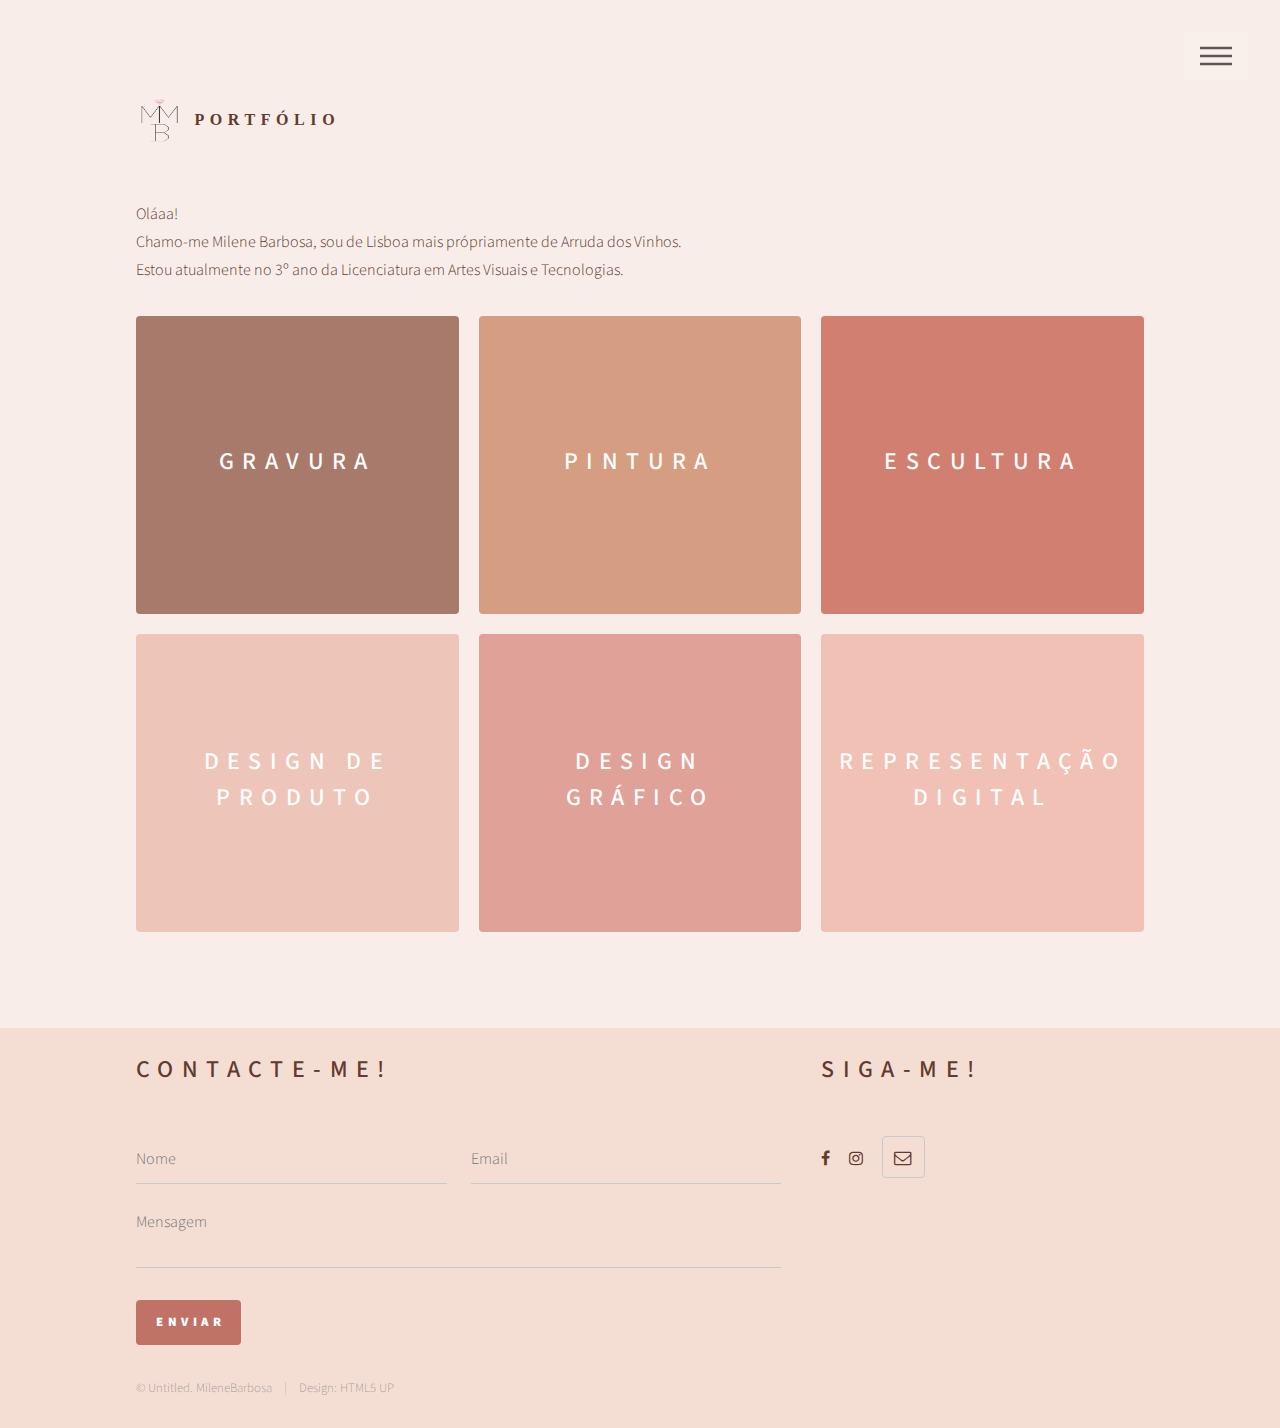
<file: PortFólio.html>
<!DOCTYPE HTML>
<!--
	Phantom by HTML5 UP
	html5up.net | @ajlkn
	Free for personal and commercial use under the CCA 3.0 license (html5up.net/license)
-->
<html>
	<head>
		<title>Milene Barbosa | PortFólio </title>
		<meta charset="utf-8" />
		<meta name="viewport" content="width=device-width, initial-scale=1, user-scalable=no" />
		<link rel="stylesheet" href="assets/css/main.css" />
		<noscript><link rel="stylesheet" href="assets/css/noscript.css" /></noscript>
	</head>
	<body class="is-preload">
		<!-- Wrapper -->
			<div id="wrapper">

				<!-- Header -->
					<header id="header">
						<div class="inner">

							<!-- Logo -->
								<a href="PortFólio.html" class="logo">
									<span class="symbol"><img src="images/logo.png" alt="" /></span><span class="title">PortFólio</span>
								</a>

							<!-- Nav -->
								<nav>
									<ul>
										<li><a href="#menu">Menu</a></li>
									</ul>
								</nav>

						</div>
					</header>

				<!-- Menu -->
					<nav id="menu">
						<h2>Menu</h2>
						<ul>
							<li><a href="PortFólio.html">Home</a></li>
							<li><a href="Curriculo.html">Currículo</a></li>
							<li><a href="Gravura.html">Gravura</a></li>
							<li><a href="Pintura.html">Pintura</a></li>
							<li><a href="Escultura.html">Escultura</a></li>
							<li><a href="Design de Produto.html">Design de Produto</a></li>
							<li><a href="Design Gráfico.html">Design Gráfico</a></li>
							<li><a href="Representação.html">Representação Digital</a></li>
						</ul>
					</nav>

				<!-- Main -->
					<div id="main">
						<div class="inner">
							<header>
								 <p> <a href="Curriculo.html">Oláaa!<br>Chamo-me Milene Barbosa, sou de Lisboa mais própriamente de Arruda dos Vinhos.<br>Estou atualmente no 3º ano da Licenciatura em Artes Visuais e Tecnologias.</a></p>
							</header>
							<section class="tiles">
								<article class="style6">
									<span class="image">
										<img src="images/Sem Título.png" alt="" />
									</span>
									<a href="Gravura.html">
										<h2>Gravura</h2>
										<div class="content">
											<p></p>
										</div>
									</a>
								</article>
								<article class="style1">
									<span class="image">
										<img src="images/Sem Título.png" alt="" />
									</span>
									<a href="Pintura.html">
										<h2>Pintura</h2>
										<div class="content">
											<p>A Água D'Arruda<br>Quebranto<br>Arte Narrativa</p>
										</div>
									</a>
								</article>
								<article class="style5">
									<span class="image">
										<img src="images/Sem Título.png" alt="" />
									</span>
									<a href="Escultura.html">
										<h2>Escultura</h2>
										<div class="content">
											<p>Ninhus<br>Mãos Inquietas<br>Fidelium<br>Grafonola Falante</p>
										</div>
									</a>
								</article>
								<article class="style3">
									<span class="image">
										<img src="images/Sem Título.png" alt="" />
									</span>
									<a href="Design de Produto.html">
										<h2>Design de Produto</h2>
										<div class="content">
											<p>Banco de Benfica<br>Luminus<br>Nisa Landing</p>
										</div>
									</a>
								</article>
								<article class="style4">
									<span class="image">
										<img src="images/Sem Título.png" alt="" />
									</span>
									<a href="Design Gráfico.html">
										<h2>Design Gráfico</h2>
										<div class="content">
											<p>Rebranding<br>Capa de um Álbum<br>CulturEse</p>
										</div>
									</a>
								</article>
								<article class="style2">
									<span class="image">
										<img src="images/Sem Título.png" alt="" />
									</span>
									<a href="Representação.html">
										<h2>Representação Digital</h2>
										<div class="content">
											<p>Smurf<br>Latas de Sopa<br>Garrafas de Vidro</p>
										</div>
									</a>
								</article>

							</section>
						</div>
					</div>

				<!-- Footer -->
					<footer id="footer">
						<div class="inner">
							<section>
								<h2>Contacte-me!</h2>
								<form method="post" action="#">
									<div class="fields">
										<div class="field half">
											<input type="text" name="name" id="name" placeholder="Nome" />
										</div>
										<div class="field half">
											<input type="email" name="email" id="email" placeholder="Email" />
										</div>
										<div class="field">
											<textarea name="message" id="message" placeholder="Mensagem"></textarea>
										</div>
									</div>
									<ul class="actions">
										<li><input type="submit" value="Enviar" class="primary" /></li>
									</ul>
								</form>
							</section>
							<section>
								<h2>Siga-me!</h2>
								<ul class="icons">
									<li><a href="https://www.facebook.com/milene.barbosa.144" class="icon style1 fa-facebook"><span class="label">Facebook</span></a></li>
									<li><a href="https://www.instagram.com/milenebarbosa10/" class="icon style1 fa-instagram"><span class="label">Instagram</span></a></li>
									<li><a href="#" class="icon style2 fa-envelope-o"><span class="label">Email</span></a></li>
								</ul>
							</section>
							<ul class="copyright">
								<li>&copy; Untitled. MileneBarbosa</li><li>Design: <a href="http://html5up.net">HTML5 UP</a></li>
							</ul>
						</div>
					</footer>

			</div>

		<!-- Scripts -->
			<script src="assets/js/jquery.min.js"></script>
			<script src="assets/js/browser.min.js"></script>
			<script src="assets/js/breakpoints.min.js"></script>
			<script src="assets/js/util.js"></script>
			<script src="assets/js/main.js"></script>

	</body>
</html>
</file>
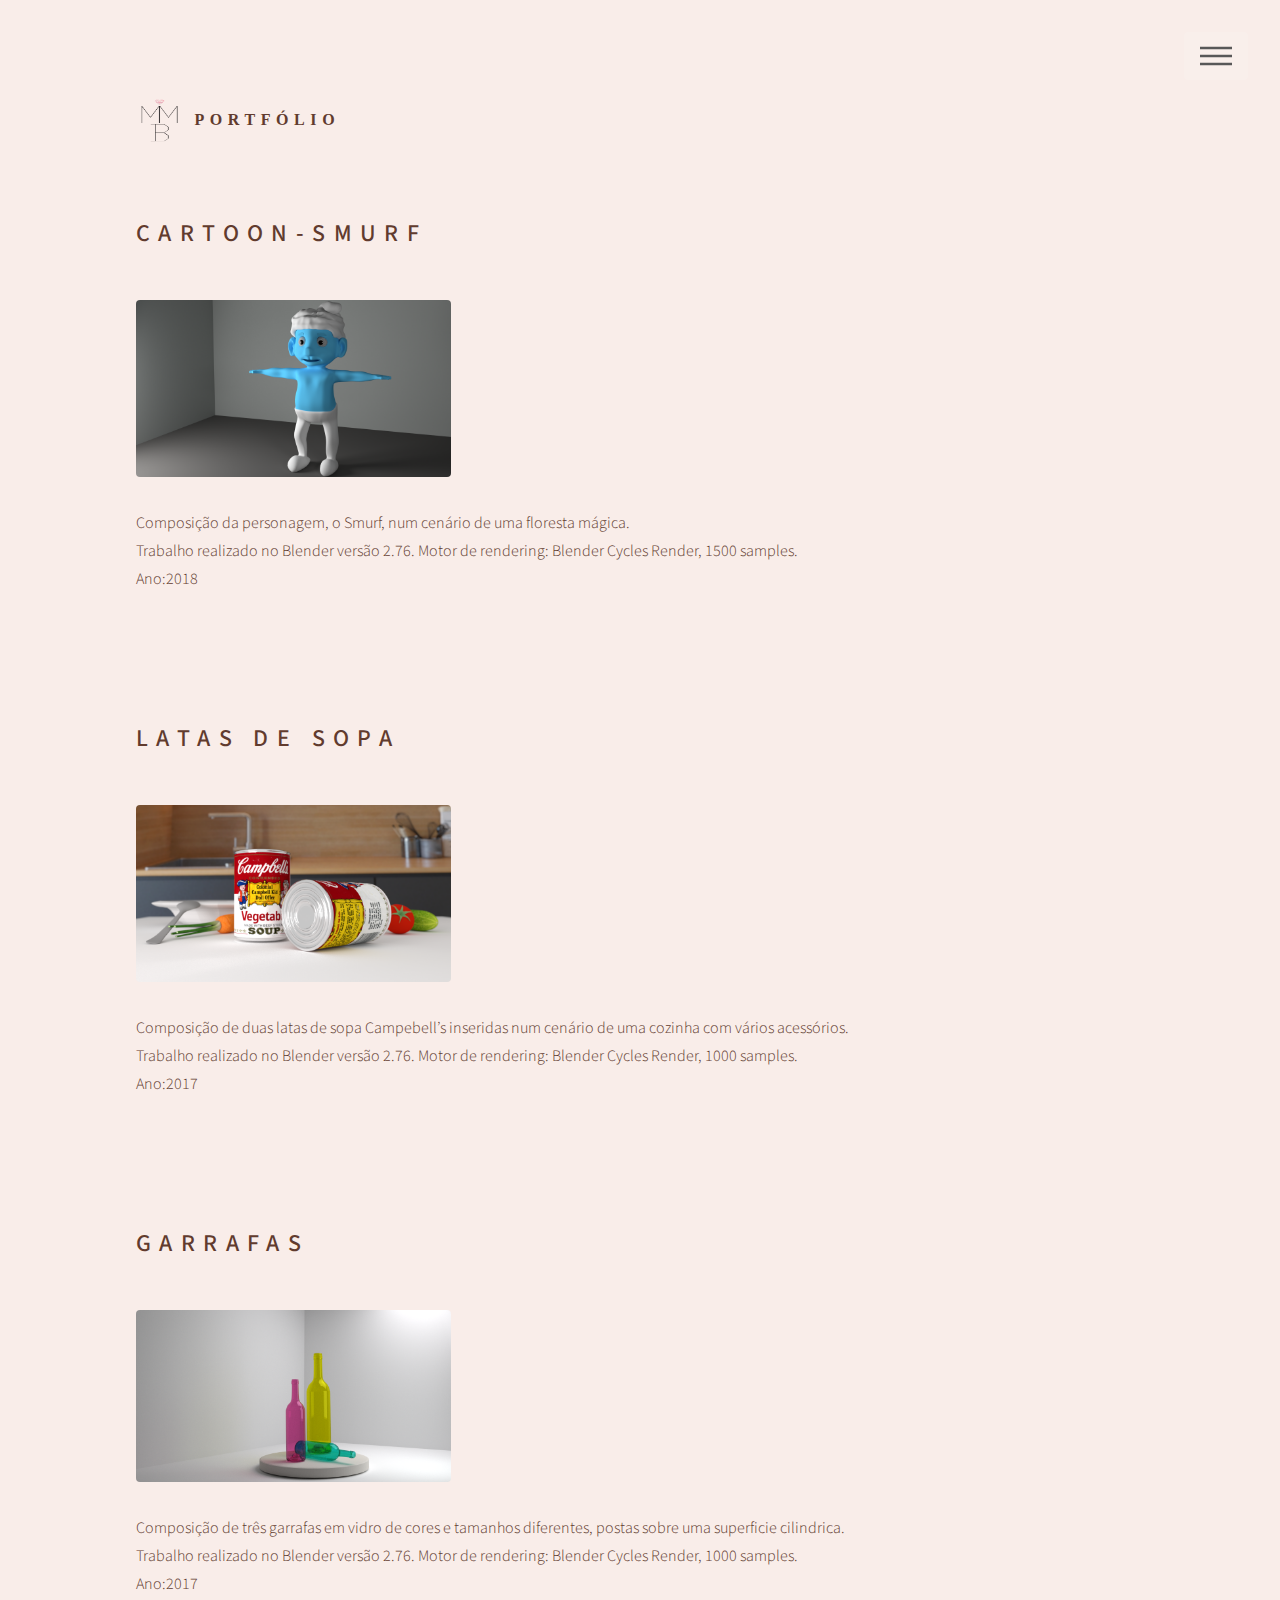
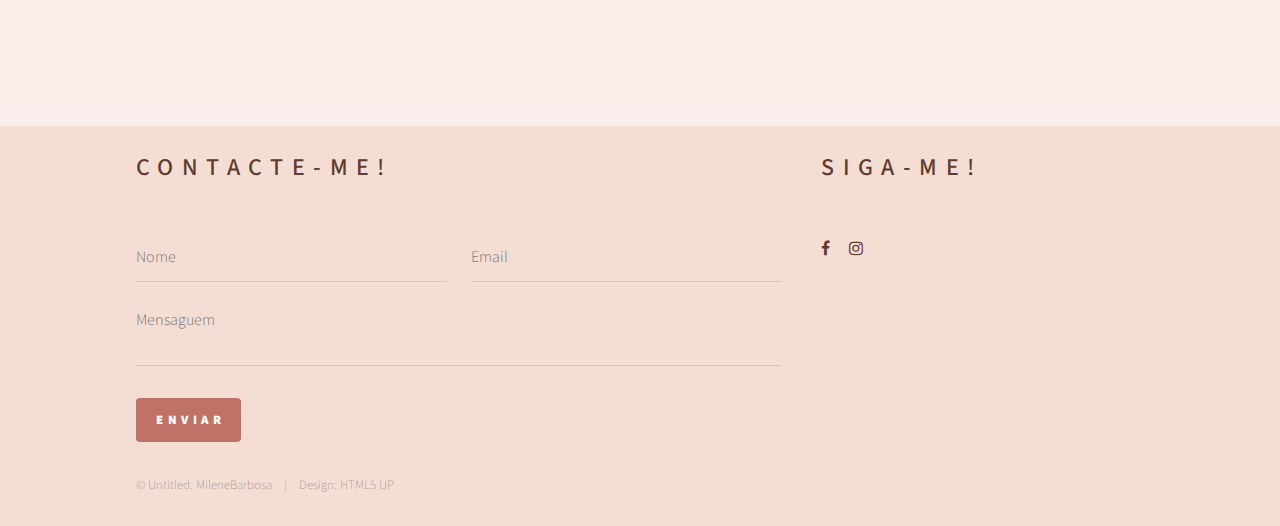
<file: Representação.html>
<!DOCTYPE HTML>
<!--
	Phantom by HTML5 UP
	html5up.net | @ajlkn
	Free for personal and commercial use under the CCA 3.0 license (html5up.net/license)
-->
<html>
	<head>
		<title>PortFólio | Representação Digital</title>
		<meta charset="utf-8" />
		<meta name="viewport" content="width=device-width, initial-scale=1, user-scalable=no" />
		<link rel="stylesheet" href="assets/css/main.css" />
		<noscript><link rel="stylesheet" href="assets/css/noscript.css" /></noscript>
	</head>
	<body class="is-preload">
		<!-- Wrapper -->
			<div id="wrapper">

				<!-- Header -->
					<header id="header">
						<div class="inner">

							<!-- Logo -->
								<a href="Index.html" class="logo">
									<span class="symbol"><img src="images/logo.png" alt="" /></span><span class="title">PortFólio</span>
								</a>

							<!-- Nav -->
								<nav>
									<ul>
										<li><a href="#menu">Menu</a></li>
									</ul>
								</nav>

						</div>
					</header>

				<!-- Menu -->
					<nav id="menu">
						<h2>Menu</h2>
						<ul>
							<li><a href="Index.html">Home</a></li>
							<li><a href="Curriculo.html">Curriculo</a></li>
							<li><a href="Gravura.html">Gravura</a></li>
							<li><a href="Pintura.html">Pintura</a></li>
							<li><a href="Escultura.html">Escultura</a></li>
							<li><a href="Design de Produto.html">Design de Produto</a></li>
							<li><a href="Design Gráfico.html">Design Gráfico</a></li>
							<li><a href="Representação.html">Representação Digital</a></li>
						</ul>
					</nav>

				<!-- Main -->
				<div id="main">
					<div class="inner">
						<h2>Cartoon-Smurf</h2>
								<div class="row gtr-uniform">
									<div class="col-4"><span class="image fit"><img src="images/untitled.png" alt="" /></span></div>
						<p>Composição da personagem, o Smurf, num cenário de uma floresta mágica.<br>Trabalho realizado no Blender versão 2.76. Motor de rendering: Blender Cycles Render, 1500 samples.<br>Ano:2018</p>
						</div>
				</div>
			</div>

			<div id="main">
				<div class="inner">
					<h2>Latas de sopa</h2>
							<div class="row gtr-uniform">
								<div class="col-4"><span class="image fit"><img src="images/repre2.png" alt="" /></span></div>
					<p>Composição de duas latas de sopa Campebell’s inseridas num cenário de uma cozinha com vários acessórios.<br>Trabalho realizado no Blender versão 2.76. Motor de rendering: Blender Cycles Render, 1000 samples.<br>Ano:2017</p>
					</div>
			</div>
			</div>

			<div id="main">
				<div class="inner">
					<h2>Garrafas</h2>
							<div class="row gtr-uniform">
								<div class="col-4"><span class="image fit"><img src="images/Rep_Dig.png" alt="" /></span></div>
					<p>Composição de três garrafas em vidro de cores e tamanhos diferentes, postas sobre uma superficie cilindrica.<br>Trabalho realizado no Blender versão 2.76. Motor de rendering: Blender Cycles Render, 1000 samples.<br>Ano:2017</p>
					</div>
			</div>
		</div>


				<!-- Footer -->
					<footer id="footer">
						<div class="inner">
							<section>
								<h2>Contacte-me!</h2>
								<form method="post" action="#">
									<div class="fields">
										<div class="field half">
											<input type="text" name="name" id="name" placeholder="Nome" />
										</div>
										<div class="field half">
											<input type="email" name="email" id="email" placeholder="Email" />
										</div>
										<div class="field">
											<textarea name="message" id="message" placeholder="Mensaguem"></textarea>
										</div>
									</div>
									<ul class="actions">
										<li><input type="submit" value="Enviar" class="primary" /></li>
									</ul>
								</form>
							</section>
							<section>
								<h2>Siga-me!</h2>
								<ul class="icons">
									<li><a href="https://www.facebook.com/milene.barbosa.144" class="icon style1 fa-facebook"><span class="label">Facebook</span></a></li>
									<li><a href="https://www.instagram.com/milenebarbosa10/" class="icon style1 fa-instagram"><span class="label">Instagram</span></a></li>
								</ul>
							</section>
							<ul class="copyright">
								<li>&copy; Untitled. MileneBarbosa</li><li>Design: <a href="http://html5up.net">HTML5 UP</a></li>
							</ul>
						</div>
					</footer>

			</div>

		<!-- Scripts -->
			<script src="assets/js/jquery.min.js"></script>
			<script src="assets/js/browser.min.js"></script>
			<script src="assets/js/breakpoints.min.js"></script>
			<script src="assets/js/util.js"></script>
			<script src="assets/js/main.js"></script>

	</body>
</html>
</file>
<file: assets/css/noscript.css>
/*
	Phantom by HTML5 UP
	html5up.net | @ajlkn
	Free for personal and commercial use under the CCA 3.0 license (html5up.net/license)
*/

/* Tiles */

	body.is-preload .tiles article {
		-moz-transform: none;
		-webkit-transform: none;
		-ms-transform: none;
		transform: none;
		opacity: 1;
	}
</file>
<file: assets/css/main.css>
@import url(font-awesome.min.css);
@import url("https://fonts.googleapis.com/css?family=Source+Sans+Pro:300,700,900");

/*
	Phantom by HTML5 UP
	html5up.net | @ajlkn
	Free for personal and commercial use under the CCA 3.0 license (html5up.net/license)
*/

html, body, div, span, applet, object,
iframe, h1, h2, h3, h4, h5, h6, p, blockquote,
pre, a, abbr, acronym, address, big, cite,
code, del, dfn, em, img, ins, kbd, q, s, samp,
small, strike, strong, sub, sup, tt, var, b,
u, i, center, dl, dt, dd, ol, ul, li, fieldset,
form, label, legend, table, caption, tbody,
tfoot, thead, tr, th, td, article, aside,
canvas, details, embed, figure, figcaption,
footer, header, hgroup, menu, nav, output, ruby,
section, summary, time, mark, audio, video {
	margin: 0;
	padding: 0;
	border: 0;
	font-size: 100%;
	font: inherit;
	vertical-align: baseline;}

article, aside, details, figcaption, figure,
footer, header, hgroup, menu, nav, section {
	display: block;}

body {
	line-height: 1;
}

ol, ul {
	list-style: none;
}

blockquote, q {
	quotes: none;
}

	blockquote:before, blockquote:after, q:before, q:after {
		content: '';
		content: none;
	}

table {
	border-collapse: collapse;
	border-spacing: 0;
}

body {
	-webkit-text-size-adjust: none;
}

mark {
	background-color: transparent;
	color: inherit;
}

input::-moz-focus-inner {
	border: 0;
	padding: 0;
}

input, select, textarea {
	-moz-appearance: none;
	-webkit-appearance: none;
	-ms-appearance: none;
	appearance: none;
}

/* Basic */

	@-ms-viewport {
		width: device-width;
	}

	body {
		-ms-overflow-style: scrollbar;
	}

	@media screen and (max-width: 480px) {

		html, body {
			min-width: 320px;
		}

	}

	html {
		box-sizing: border-box;
	}

	*, *:before, *:after {
		box-sizing: inherit;
	}

	body {
		background: #e9b8a840;
	}

		body.is-preload *, body.is-preload *:before, body.is-preload *:after {
			-moz-animation: none !important;
			-webkit-animation: none !important;
			-ms-animation: none !important;
			animation: none !important;
			-moz-transition: none !important;
			-webkit-transition: none !important;
			-ms-transition: none !important;
			transition: none !important;
		}

/* Type */

	body, input, select, textarea {
		color: #613b2e;
		font-family: "Source Sans Pro", Helvetica, sans-serif;
		font-size: 16pt;
		font-weight: 300;
		line-height: 1.75;
	}

		@media screen and (max-width: 1680px) {

			body, input, select, textarea {
				font-size: 14pt;
			}

		}

		@media screen and (max-width: 1280px) {

			body, input, select, textarea {
				font-size: 12pt;
			}

		}

	a {
		-moz-transition: border-bottom-color 0.2s ease, color 0.2s ease;
		-webkit-transition: border-bottom-color 0.2s ease, color 0.2s ease;
		-ms-transition: border-bottom-color 0.2s ease, color 0.2s ease;
		transition: border-bottom-color 0.2s ease, color 0.2s ease;
		text-decoration: none;
		color: #613b2e;
	}

		a:hover {
			border-bottom-color: transparent;
			color: #d7897e !important;
		}

	strong, b {
		font-weight: 900;
	}

	em, i {
		font-style: italic;
	}

	p {
		margin: 0 0 2em 0;
	}

	h1 {
		font-size: 2.5em;
		font-weight: 700;
		line-height: 1.3;
		margin: 0 0 1em 0;
		letter-spacing: -0.035em;
	}

		h1 a {
			color: inherit;
		}

		@media screen and (max-width: 736px) {

			h1 {
				font-size: 2em;
				margin: 0 0 1em 0;
			}

		}

		@media screen and (max-width: 360px) {

			h1 {
				font-size: 1.75em;
			}

		}

	h2, h3, h4, h5, h6 {
		font-weight: 900;
		line-height: 1.5;
		margin: 0 0 2em 0;
		text-transform: uppercase;
		letter-spacing: 0.35em;
	}

		h2 a, h3 a, h4 a, h5 a, h6 a {
			color: inherit;
		}

	h2 {
		font-weight: 500;
		font-size: 1.5em;
	}

	h3 {
		font-size: 1em;
	}

	h4 {
		font-size: 0.8em;
	}

	h5 {
		font-size: 0.8em;
	}

	h6 {
		font-size: 0.8em;
	}

	@media screen and (max-width: 980px) {

		h1 br, h2 br, h3 br, h4 br, h5 br, h6 br {
			display: none;
		}

	}

	@media screen and (max-width: 736px) {

		h2 {
			font-size: 1em;
		}

		h3 {
			font-size: 0.8em;
		}

	}

	sub {
		font-size: 0.8em;
		position: relative;
		top: 0.5em;
	}

	sup {
		font-size: 0.8em;
		position: relative;
		top: -0.5em;
	}

	blockquote {
		border-left: solid 4px #c9c9c9;
		font-style: italic;
		margin: 0 0 2em 0;
		padding: 0.5em 0 0.5em 2em;
	}

	code {
		background: rgba(144, 144, 144, 0.075);
		border-radius: 4px;
		border: solid 1px #c9c9c9;
		font-family: "Courier New", monospace;
		font-size: 0.9em;
		margin: 0 0.25em;
		padding: 0.25em 0.65em;
	}

	pre {
		-webkit-overflow-scrolling: touch;
		font-family: "Courier New", monospace;
		font-size: 0.9em;
		margin: 0 0 2em 0;
	}

		pre code {
			display: block;
			line-height: 1.75;
			padding: 1em 1.5em;
			overflow-x: auto;
		}

	hr {
		border: 0;
		border-bottom: solid 1px #c9c9c9;
		margin: 2em 0;
	}

		hr.major {
			margin: 3em 0;
		}

	.align-left {
		text-align: left;
	}

	.align-center {
		text-align: center;
	}

	.align-right {
		text-align: right;
	}

/* Row */

	.row {
		display: flex;
		flex-wrap: wrap;
		box-sizing: border-box;
		align-items: stretch;
	}

		.row > * {
			box-sizing: border-box;
		}

		.row.gtr-uniform > * > :last-child {
			margin-bottom: 0;
		}

		.row.aln-left {
			justify-content: flex-start;
		}

		.row.aln-center {
			justify-content: center;
		}

		.row.aln-right {
			justify-content: flex-end;
		}

		.row.aln-top {
			align-items: flex-start;
		}

		.row.aln-middle {
			align-items: center;
		}

		.row.aln-bottom {
			align-items: flex-end;
		}

		.row > .imp {
			order: -1;
		}

		.row > .col-1 {
			width: 8.3333333333%;
		}

		.row > .off-1 {
			margin-left: 8.3333333333%;
		}

		.row > .col-2 {
			width: 16.6666666667%;
		}

		.row > .off-2 {
			margin-left: 16.6666666667%;
		}

		.row > .col-3 {
			width: 25%;
		}

		.row > .off-3 {
			margin-left: 25%;
		}

		.row > .col-4 {
			width: 33.3333333333%;
		}

		.row > .off-4 {
			margin-left: 33.3333333333%;
		}

		.row > .col-5 {
			width: 41.6666666667%;
		}

		.row > .off-5 {
			margin-left: 41.6666666667%;
		}

		.row > .col-6 {
			width: 50%;
		}

		.row > .off-6 {
			margin-left: 50%;
		}

		.row > .col-7 {
			width: 58.3333333333%;
		}

		.row > .off-7 {
			margin-left: 58.3333333333%;
		}

		.row > .col-8 {
			width: 66.6666666667%;
		}

		.row > .off-8 {
			margin-left: 66.6666666667%;
		}

		.row > .col-9 {
			width: 75%;
		}

		.row > .off-9 {
			margin-left: 75%;
		}

		.row > .col-10 {
			width: 83.3333333333%;
		}

		.row > .off-10 {
			margin-left: 83.3333333333%;
		}

		.row > .col-11 {
			width: 91.6666666667%;
		}

		.row > .off-11 {
			margin-left: 91.6666666667%;
		}

		.row > .col-12 {
			width: 100%;
		}

		.row > .off-12 {
			margin-left: 100%;
		}

		.row.gtr-0 {
			margin-top: 0;
			margin-left: 0em;
		}

			.row.gtr-0 > * {
				padding: 0 0 0 0em;
			}

			.row.gtr-0.gtr-uniform {
				margin-top: 0em;
			}

				.row.gtr-0.gtr-uniform > * {
					padding-top: 0em;
				}

		.row.gtr-25 {
			margin-top: 0;
			margin-left: -0.5em;
		}

			.row.gtr-25 > * {
				padding: 0 0 0 0.5em;
			}

			.row.gtr-25.gtr-uniform {
				margin-top: -0.5em;
			}

				.row.gtr-25.gtr-uniform > * {
					padding-top: 0.5em;
				}

		.row.gtr-50 {
			margin-top: 0;
			margin-left: -1em;
		}

			.row.gtr-50 > * {
				padding: 0 0 0 1em;
			}

			.row.gtr-50.gtr-uniform {
				margin-top: -1em;
			}

				.row.gtr-50.gtr-uniform > * {
					padding-top: 1em;
				}

		.row {
			margin-top: 0;
			margin-left: -2em;
		}

			.row > * {
				padding: 0 0 0 2em;
			}

			.row.gtr-uniform {
				margin-top: -2em;
			}

				.row.gtr-uniform > * {
					padding-top: 2em;
				}

		.row.gtr-150 {
			margin-top: 0;
			margin-left: -3em;
		}

			.row.gtr-150 > * {
				padding: 0 0 0 3em;
			}

			.row.gtr-150.gtr-uniform {
				margin-top: -3em;
			}

				.row.gtr-150.gtr-uniform > * {
					padding-top: 3em;
				}

		.row.gtr-200 {
			margin-top: 0;
			margin-left: -4em;
		}

			.row.gtr-200 > * {
				padding: 0 0 0 4em;
			}

			.row.gtr-200.gtr-uniform {
				margin-top: -4em;
			}

				.row.gtr-200.gtr-uniform > * {
					padding-top: 4em;
				}

		@media screen and (max-width: 1680px) {

			.row {
				display: flex;
				flex-wrap: wrap;
				box-sizing: border-box;
				align-items: stretch;
			}

				.row > * {
					box-sizing: border-box;
				}

				.row.gtr-uniform > * > :last-child {
					margin-bottom: 0;
				}

				.row.aln-left {
					justify-content: flex-start;
				}

				.row.aln-center {
					justify-content: center;
				}

				.row.aln-right {
					justify-content: flex-end;
				}

				.row.aln-top {
					align-items: flex-start;
				}

				.row.aln-middle {
					align-items: center;
				}

				.row.aln-bottom {
					align-items: flex-end;
				}

				.row > .imp-xlarge {
					order: -1;
				}

				.row > .col-1-xlarge {
					width: 8.3333333333%;
				}

				.row > .off-1-xlarge {
					margin-left: 8.3333333333%;
				}

				.row > .col-2-xlarge {
					width: 16.6666666667%;
				}

				.row > .off-2-xlarge {
					margin-left: 16.6666666667%;
				}

				.row > .col-3-xlarge {
					width: 25%;
				}

				.row > .off-3-xlarge {
					margin-left: 25%;
				}

				.row > .col-4-xlarge {
					width: 33.3333333333%;
				}

				.row > .off-4-xlarge {
					margin-left: 33.3333333333%;
				}

				.row > .col-5-xlarge {
					width: 41.6666666667%;
				}

				.row > .off-5-xlarge {
					margin-left: 41.6666666667%;
				}

				.row > .col-6-xlarge {
					width: 50%;
				}

				.row > .off-6-xlarge {
					margin-left: 50%;
				}

				.row > .col-7-xlarge {
					width: 58.3333333333%;
				}

				.row > .off-7-xlarge {
					margin-left: 58.3333333333%;
				}

				.row > .col-8-xlarge {
					width: 66.6666666667%;
				}

				.row > .off-8-xlarge {
					margin-left: 66.6666666667%;
				}

				.row > .col-9-xlarge {
					width: 75%;
				}

				.row > .off-9-xlarge {
					margin-left: 75%;
				}

				.row > .col-10-xlarge {
					width: 83.3333333333%;
				}

				.row > .off-10-xlarge {
					margin-left: 83.3333333333%;
				}

				.row > .col-11-xlarge {
					width: 91.6666666667%;
				}

				.row > .off-11-xlarge {
					margin-left: 91.6666666667%;
				}

				.row > .col-12-xlarge {
					width: 100%;
				}

				.row > .off-12-xlarge {
					margin-left: 100%;
				}

				.row.gtr-0 {
					margin-top: 0;
					margin-left: 0em;
				}

					.row.gtr-0 > * {
						padding: 0 0 0 0em;
					}

					.row.gtr-0.gtr-uniform {
						margin-top: 0em;
					}

						.row.gtr-0.gtr-uniform > * {
							padding-top: 0em;
						}

				.row.gtr-25 {
					margin-top: 0;
					margin-left: -0.5em;
				}

					.row.gtr-25 > * {
						padding: 0 0 0 0.5em;
					}

					.row.gtr-25.gtr-uniform {
						margin-top: -0.5em;
					}

						.row.gtr-25.gtr-uniform > * {
							padding-top: 0.5em;
						}

				.row.gtr-50 {
					margin-top: 0;
					margin-left: -1em;
				}

					.row.gtr-50 > * {
						padding: 0 0 0 1em;
					}

					.row.gtr-50.gtr-uniform {
						margin-top: -1em;
					}

						.row.gtr-50.gtr-uniform > * {
							padding-top: 1em;
						}

				.row {
					margin-top: 0;
					margin-left: -2em;
				}

					.row > * {
						padding: 0 0 0 2em;
					}

					.row.gtr-uniform {
						margin-top: -2em;
					}

						.row.gtr-uniform > * {
							padding-top: 2em;
						}

				.row.gtr-150 {
					margin-top: 0;
					margin-left: -3em;
				}

					.row.gtr-150 > * {
						padding: 0 0 0 3em;
					}

					.row.gtr-150.gtr-uniform {
						margin-top: -3em;
					}

						.row.gtr-150.gtr-uniform > * {
							padding-top: 3em;
						}

				.row.gtr-200 {
					margin-top: 0;
					margin-left: -4em;
				}

					.row.gtr-200 > * {
						padding: 0 0 0 4em;
					}

					.row.gtr-200.gtr-uniform {
						margin-top: -4em;
					}

						.row.gtr-200.gtr-uniform > * {
							padding-top: 4em;
						}

		}

		@media screen and (max-width: 1280px) {

			.row {
				display: flex;
				flex-wrap: wrap;
				box-sizing: border-box;
				align-items: stretch;
			}

				.row > * {
					box-sizing: border-box;
				}

				.row.gtr-uniform > * > :last-child {
					margin-bottom: 0;
				}

				.row.aln-left {
					justify-content: flex-start;
				}

				.row.aln-center {
					justify-content: center;
				}

				.row.aln-right {
					justify-content: flex-end;
				}

				.row.aln-top {
					align-items: flex-start;
				}

				.row.aln-middle {
					align-items: center;
				}

				.row.aln-bottom {
					align-items: flex-end;
				}

				.row > .imp-large {
					order: -1;
				}

				.row > .col-1-large {
					width: 8.3333333333%;
				}

				.row > .off-1-large {
					margin-left: 8.3333333333%;
				}

				.row > .col-2-large {
					width: 16.6666666667%;
				}

				.row > .off-2-large {
					margin-left: 16.6666666667%;
				}

				.row > .col-3-large {
					width: 25%;
				}

				.row > .off-3-large {
					margin-left: 25%;
				}

				.row > .col-4-large {
					width: 33.3333333333%;
				}

				.row > .off-4-large {
					margin-left: 33.3333333333%;
				}

				.row > .col-5-large {
					width: 41.6666666667%;
				}

				.row > .off-5-large {
					margin-left: 41.6666666667%;
				}

				.row > .col-6-large {
					width: 50%;
				}

				.row > .off-6-large {
					margin-left: 50%;
				}

				.row > .col-7-large {
					width: 58.3333333333%;
				}

				.row > .off-7-large {
					margin-left: 58.3333333333%;
				}

				.row > .col-8-large {
					width: 66.6666666667%;
				}

				.row > .off-8-large {
					margin-left: 66.6666666667%;
				}

				.row > .col-9-large {
					width: 75%;
				}

				.row > .off-9-large {
					margin-left: 75%;
				}

				.row > .col-10-large {
					width: 83.3333333333%;
				}

				.row > .off-10-large {
					margin-left: 83.3333333333%;
				}

				.row > .col-11-large {
					width: 91.6666666667%;
				}

				.row > .off-11-large {
					margin-left: 91.6666666667%;
				}

				.row > .col-12-large {
					width: 100%;
				}

				.row > .off-12-large {
					margin-left: 100%;
				}

				.row.gtr-0 {
					margin-top: 0;
					margin-left: 0em;
				}

					.row.gtr-0 > * {
						padding: 0 0 0 0em;
					}

					.row.gtr-0.gtr-uniform {
						margin-top: 0em;
					}

						.row.gtr-0.gtr-uniform > * {
							padding-top: 0em;
						}

				.row.gtr-25 {
					margin-top: 0;
					margin-left: -0.5em;
				}

					.row.gtr-25 > * {
						padding: 0 0 0 0.5em;
					}

					.row.gtr-25.gtr-uniform {
						margin-top: -0.5em;
					}

						.row.gtr-25.gtr-uniform > * {
							padding-top: 0.5em;
						}

				.row.gtr-50 {
					margin-top: 0;
					margin-left: -1em;
				}

					.row.gtr-50 > * {
						padding: 0 0 0 1em;
					}

					.row.gtr-50.gtr-uniform {
						margin-top: -1em;
					}

						.row.gtr-50.gtr-uniform > * {
							padding-top: 1em;
						}

				.row {
					margin-top: 0;
					margin-left: -2em;
				}

					.row > * {
						padding: 0 0 0 2em;
					}

					.row.gtr-uniform {
						margin-top: -2em;
					}

						.row.gtr-uniform > * {
							padding-top: 2em;
						}

				.row.gtr-150 {
					margin-top: 0;
					margin-left: -3em;
				}

					.row.gtr-150 > * {
						padding: 0 0 0 3em;
					}

					.row.gtr-150.gtr-uniform {
						margin-top: -3em;
					}

						.row.gtr-150.gtr-uniform > * {
							padding-top: 3em;
						}

				.row.gtr-200 {
					margin-top: 0;
					margin-left: -4em;
				}

					.row.gtr-200 > * {
						padding: 0 0 0 4em;
					}

					.row.gtr-200.gtr-uniform {
						margin-top: -4em;
					}

						.row.gtr-200.gtr-uniform > * {
							padding-top: 4em;
						}

		}

		@media screen and (max-width: 980px) {

			.row {
				display: flex;
				flex-wrap: wrap;
				box-sizing: border-box;
				align-items: stretch;
			}

				.row > * {
					box-sizing: border-box;
				}

				.row.gtr-uniform > * > :last-child {
					margin-bottom: 0;
				}

				.row.aln-left {
					justify-content: flex-start;
				}

				.row.aln-center {
					justify-content: center;
				}

				.row.aln-right {
					justify-content: flex-end;
				}

				.row.aln-top {
					align-items: flex-start;
				}

				.row.aln-middle {
					align-items: center;
				}

				.row.aln-bottom {
					align-items: flex-end;
				}

				.row > .imp-medium {
					order: -1;
				}

				.row > .col-1-medium {
					width: 8.3333333333%;
				}

				.row > .off-1-medium {
					margin-left: 8.3333333333%;
				}

				.row > .col-2-medium {
					width: 16.6666666667%;
				}

				.row > .off-2-medium {
					margin-left: 16.6666666667%;
				}

				.row > .col-3-medium {
					width: 25%;
				}

				.row > .off-3-medium {
					margin-left: 25%;
				}

				.row > .col-4-medium {
					width: 33.3333333333%;
				}

				.row > .off-4-medium {
					margin-left: 33.3333333333%;
				}

				.row > .col-5-medium {
					width: 41.6666666667%;
				}

				.row > .off-5-medium {
					margin-left: 41.6666666667%;
				}

				.row > .col-6-medium {
					width: 50%;
				}

				.row > .off-6-medium {
					margin-left: 50%;
				}

				.row > .col-7-medium {
					width: 58.3333333333%;
				}

				.row > .off-7-medium {
					margin-left: 58.3333333333%;
				}

				.row > .col-8-medium {
					width: 66.6666666667%;
				}

				.row > .off-8-medium {
					margin-left: 66.6666666667%;
				}

				.row > .col-9-medium {
					width: 75%;
				}

				.row > .off-9-medium {
					margin-left: 75%;
				}

				.row > .col-10-medium {
					width: 83.3333333333%;
				}

				.row > .off-10-medium {
					margin-left: 83.3333333333%;
				}

				.row > .col-11-medium {
					width: 91.6666666667%;
				}

				.row > .off-11-medium {
					margin-left: 91.6666666667%;
				}

				.row > .col-12-medium {
					width: 100%;
				}

				.row > .off-12-medium {
					margin-left: 100%;
				}

				.row.gtr-0 {
					margin-top: 0;
					margin-left: 0em;
				}

					.row.gtr-0 > * {
						padding: 0 0 0 0em;
					}

					.row.gtr-0.gtr-uniform {
						margin-top: 0em;
					}

						.row.gtr-0.gtr-uniform > * {
							padding-top: 0em;
						}

				.row.gtr-25 {
					margin-top: 0;
					margin-left: -0.375em;
				}

					.row.gtr-25 > * {
						padding: 0 0 0 0.375em;
					}

					.row.gtr-25.gtr-uniform {
						margin-top: -0.375em;
					}

						.row.gtr-25.gtr-uniform > * {
							padding-top: 0.375em;
						}

				.row.gtr-50 {
					margin-top: 0;
					margin-left: -0.75em;
				}

					.row.gtr-50 > * {
						padding: 0 0 0 0.75em;
					}

					.row.gtr-50.gtr-uniform {
						margin-top: -0.75em;
					}

						.row.gtr-50.gtr-uniform > * {
							padding-top: 0.75em;
						}

				.row {
					margin-top: 0;
					margin-left: -1.5em;
				}

					.row > * {
						padding: 0 0 0 1.5em;
					}

					.row.gtr-uniform {
						margin-top: -1.5em;
					}

						.row.gtr-uniform > * {
							padding-top: 1.5em;
						}

				.row.gtr-150 {
					margin-top: 0;
					margin-left: -2.25em;
				}

					.row.gtr-150 > * {
						padding: 0 0 0 2.25em;
					}

					.row.gtr-150.gtr-uniform {
						margin-top: -2.25em;
					}

						.row.gtr-150.gtr-uniform > * {
							padding-top: 2.25em;
						}

				.row.gtr-200 {
					margin-top: 0;
					margin-left: -3em;
				}

					.row.gtr-200 > * {
						padding: 0 0 0 3em;
					}

					.row.gtr-200.gtr-uniform {
						margin-top: -3em;
					}

						.row.gtr-200.gtr-uniform > * {
							padding-top: 3em;
						}

		}

		@media screen and (max-width: 736px) {

			.row {
				display: flex;
				flex-wrap: wrap;
				box-sizing: border-box;
				align-items: stretch;
			}

				.row > * {
					box-sizing: border-box;
				}

				.row.gtr-uniform > * > :last-child {
					margin-bottom: 0;
				}

				.row.aln-left {
					justify-content: flex-start;
				}

				.row.aln-center {
					justify-content: center;
				}

				.row.aln-right {
					justify-content: flex-end;
				}

				.row.aln-top {
					align-items: flex-start;
				}

				.row.aln-middle {
					align-items: center;
				}

				.row.aln-bottom {
					align-items: flex-end;
				}

				.row > .imp-small {
					order: -1;
				}

				.row > .col-1-small {
					width: 8.3333333333%;
				}

				.row > .off-1-small {
					margin-left: 8.3333333333%;
				}

				.row > .col-2-small {
					width: 16.6666666667%;
				}

				.row > .off-2-small {
					margin-left: 16.6666666667%;
				}

				.row > .col-3-small {
					width: 25%;
				}

				.row > .off-3-small {
					margin-left: 25%;
				}

				.row > .col-4-small {
					width: 33.3333333333%;
				}

				.row > .off-4-small {
					margin-left: 33.3333333333%;
				}

				.row > .col-5-small {
					width: 41.6666666667%;
				}

				.row > .off-5-small {
					margin-left: 41.6666666667%;
				}

				.row > .col-6-small {
					width: 50%;
				}

				.row > .off-6-small {
					margin-left: 50%;
				}

				.row > .col-7-small {
					width: 58.3333333333%;
				}

				.row > .off-7-small {
					margin-left: 58.3333333333%;
				}

				.row > .col-8-small {
					width: 66.6666666667%;
				}

				.row > .off-8-small {
					margin-left: 66.6666666667%;
				}

				.row > .col-9-small {
					width: 75%;
				}

				.row > .off-9-small {
					margin-left: 75%;
				}

				.row > .col-10-small {
					width: 83.3333333333%;
				}

				.row > .off-10-small {
					margin-left: 83.3333333333%;
				}

				.row > .col-11-small {
					width: 91.6666666667%;
				}

				.row > .off-11-small {
					margin-left: 91.6666666667%;
				}

				.row > .col-12-small {
					width: 100%;
				}

				.row > .off-12-small {
					margin-left: 100%;
				}

				.row.gtr-0 {
					margin-top: 0;
					margin-left: 0em;
				}

					.row.gtr-0 > * {
						padding: 0 0 0 0em;
					}

					.row.gtr-0.gtr-uniform {
						margin-top: 0em;
					}

						.row.gtr-0.gtr-uniform > * {
							padding-top: 0em;
						}

				.row.gtr-25 {
					margin-top: 0;
					margin-left: -0.25em;
				}

					.row.gtr-25 > * {
						padding: 0 0 0 0.25em;
					}

					.row.gtr-25.gtr-uniform {
						margin-top: -0.25em;
					}

						.row.gtr-25.gtr-uniform > * {
							padding-top: 0.25em;
						}

				.row.gtr-50 {
					margin-top: 0;
					margin-left: -0.5em;
				}

					.row.gtr-50 > * {
						padding: 0 0 0 0.5em;
					}

					.row.gtr-50.gtr-uniform {
						margin-top: -0.5em;
					}

						.row.gtr-50.gtr-uniform > * {
							padding-top: 0.5em;
						}

				.row {
					margin-top: 0;
					margin-left: -1em;
				}

					.row > * {
						padding: 0 0 0 1em;
					}

					.row.gtr-uniform {
						margin-top: -1em;
					}

						.row.gtr-uniform > * {
							padding-top: 1em;
						}

				.row.gtr-150 {
					margin-top: 0;
					margin-left: -1.5em;
				}

					.row.gtr-150 > * {
						padding: 0 0 0 1.5em;
					}

					.row.gtr-150.gtr-uniform {
						margin-top: -1.5em;
					}

						.row.gtr-150.gtr-uniform > * {
							padding-top: 1.5em;
						}

				.row.gtr-200 {
					margin-top: 0;
					margin-left: -2em;
				}

					.row.gtr-200 > * {
						padding: 0 0 0 2em;
					}

					.row.gtr-200.gtr-uniform {
						margin-top: -2em;
					}

						.row.gtr-200.gtr-uniform > * {
							padding-top: 2em;
						}

		}

		@media screen and (max-width: 480px) {

			.row {
				display: flex;
				flex-wrap: wrap;
				box-sizing: border-box;
				align-items: stretch;
			}

				.row > * {
					box-sizing: border-box;
				}

				.row.gtr-uniform > * > :last-child {
					margin-bottom: 0;
				}

				.row.aln-left {
					justify-content: flex-start;
				}

				.row.aln-center {
					justify-content: center;
				}

				.row.aln-right {
					justify-content: flex-end;
				}

				.row.aln-top {
					align-items: flex-start;
				}

				.row.aln-middle {
					align-items: center;
				}

				.row.aln-bottom {
					align-items: flex-end;
				}

				.row > .imp-xsmall {
					order: -1;
				}

				.row > .col-1-xsmall {
					width: 8.3333333333%;
				}

				.row > .off-1-xsmall {
					margin-left: 8.3333333333%;
				}

				.row > .col-2-xsmall {
					width: 16.6666666667%;
				}

				.row > .off-2-xsmall {
					margin-left: 16.6666666667%;
				}

				.row > .col-3-xsmall {
					width: 25%;
				}

				.row > .off-3-xsmall {
					margin-left: 25%;
				}

				.row > .col-4-xsmall {
					width: 33.3333333333%;
				}

				.row > .off-4-xsmall {
					margin-left: 33.3333333333%;
				}

				.row > .col-5-xsmall {
					width: 41.6666666667%;
				}

				.row > .off-5-xsmall {
					margin-left: 41.6666666667%;
				}

				.row > .col-6-xsmall {
					width: 50%;
				}

				.row > .off-6-xsmall {
					margin-left: 50%;
				}

				.row > .col-7-xsmall {
					width: 58.3333333333%;
				}

				.row > .off-7-xsmall {
					margin-left: 58.3333333333%;
				}

				.row > .col-8-xsmall {
					width: 66.6666666667%;
				}

				.row > .off-8-xsmall {
					margin-left: 66.6666666667%;
				}

				.row > .col-9-xsmall {
					width: 75%;
				}

				.row > .off-9-xsmall {
					margin-left: 75%;
				}

				.row > .col-10-xsmall {
					width: 83.3333333333%;
				}

				.row > .off-10-xsmall {
					margin-left: 83.3333333333%;
				}

				.row > .col-11-xsmall {
					width: 91.6666666667%;
				}

				.row > .off-11-xsmall {
					margin-left: 91.6666666667%;
				}

				.row > .col-12-xsmall {
					width: 100%;
				}

				.row > .off-12-xsmall {
					margin-left: 100%;
				}

				.row.gtr-0 {
					margin-top: 0;
					margin-left: 0em;
				}

					.row.gtr-0 > * {
						padding: 0 0 0 0em;
					}

					.row.gtr-0.gtr-uniform {
						margin-top: 0em;
					}

						.row.gtr-0.gtr-uniform > * {
							padding-top: 0em;
						}

				.row.gtr-25 {
					margin-top: 0;
					margin-left: -0.25em;
				}

					.row.gtr-25 > * {
						padding: 0 0 0 0.25em;
					}

					.row.gtr-25.gtr-uniform {
						margin-top: -0.25em;
					}

						.row.gtr-25.gtr-uniform > * {
							padding-top: 0.25em;
						}

				.row.gtr-50 {
					margin-top: 0;
					margin-left: -0.5em;
				}

					.row.gtr-50 > * {
						padding: 0 0 0 0.5em;
					}

					.row.gtr-50.gtr-uniform {
						margin-top: -0.5em;
					}

						.row.gtr-50.gtr-uniform > * {
							padding-top: 0.5em;
						}

				.row {
					margin-top: 0;
					margin-left: -1em;
				}

					.row > * {
						padding: 0 0 0 1em;
					}

					.row.gtr-uniform {
						margin-top: -1em;
					}

						.row.gtr-uniform > * {
							padding-top: 1em;
						}

				.row.gtr-150 {
					margin-top: 0;
					margin-left: -1.5em;
				}

					.row.gtr-150 > * {
						padding: 0 0 0 1.5em;
					}

					.row.gtr-150.gtr-uniform {
						margin-top: -1.5em;
					}

						.row.gtr-150.gtr-uniform > * {
							padding-top: 1.5em;
						}

				.row.gtr-200 {
					margin-top: 0;
					margin-left: -2em;
				}

					.row.gtr-200 > * {
						padding: 0 0 0 2em;
					}

					.row.gtr-200.gtr-uniform {
						margin-top: -2em;
					}

						.row.gtr-200.gtr-uniform > * {
							padding-top: 2em;
						}

		}

/* Section/Article */

	section.special, article.special {
		text-align: center;
	}

	header p {
		margin-top: -1em;
	}

	@media screen and (max-width: 736px) {

		header p {
			margin-top: 0;
		}

	}

/* Icon */

	.icon {
		text-decoration: none;
		border-bottom: none;
		position: relative;
	}

		.icon:before {
			-moz-osx-font-smoothing: grayscale;
			-webkit-font-smoothing: antialiased;
			font-family: FontAwesome;
			font-style: normal;
			font-weight: normal;
			text-transform: none !important;
		}

		.icon > .label {
			display: none;
		}

		.icon.style2 {
			-moz-transition: background-color 0.2s ease-in-out, color 0.2s ease-in-out, border-color 0.2s ease-in-out;
			-webkit-transition: background-color 0.2s ease-in-out, color 0.2s ease-in-out, border-color 0.2s ease-in-out;
			-ms-transition: background-color 0.2s ease-in-out, color 0.2s ease-in-out, border-color 0.2s ease-in-out;
			transition: background-color 0.2s ease-in-out, color 0.2s ease-in-out, border-color 0.2s ease-in-out;
			background-color: transparent;
			border: solid 1px #c9c9c9;
			border-radius: 4px;
			width: 2.65em;
			height: 2.65em;
			display: inline-block;
			text-align: center;
			line-height: 2.65em;
			color: inherit;
		}

			.icon.style2:before {
				font-size: 1.1em;
			}

			.icon.style2:hover {
				color: #f2849e;
				border-color: #f2849e;
			}

			.icon.style2:active {
				background-color: rgba(242, 132, 158, 0.1);
			}

/* List */

	ol {
		list-style: decimal;
		margin: 0 0 2em 0;
		padding-left: 1.25em;
	}

		ol li {
			padding-left: 0.25em;
		}

	ul {
		list-style: disc;
		margin: 0 0 2em 0;
		padding-left: 1em;
	}

		ul li {
			padding-left: 0.5em;
		}

		ul.alt {
			list-style: none;
			padding-left: 0;
		}

			ul.alt li {
				border-top: solid 1px #c9c9c9;
				padding: 0.5em 0;
			}

				ul.alt li:first-child {
					border-top: 0;
					padding-top: 0;
				}

	dl {
		margin: 0 0 2em 0;
	}

		dl dt {
			display: block;
			font-weight: 900;
			margin: 0 0 1em 0;
		}

		dl dd {
			margin-left: 2em;
		}

/* Actions */

	ul.actions {
		display: -moz-flex;
		display: -webkit-flex;
		display: -ms-flex;
		display: flex;
		cursor: default;
		list-style: none;
		margin-left: -1em;
		padding-left: 0;
	}

		ul.actions li {
			padding: 0 0 0 1em;
			vertical-align: middle;
		}

		ul.actions.special {
			-moz-justify-content: center;
			-webkit-justify-content: center;
			-ms-justify-content: center;
			justify-content: center;
			width: 100%;
			margin-left: 0;
		}

			ul.actions.special li:first-child {
				padding-left: 0;
			}

		ul.actions.stacked {
			-moz-flex-direction: column;
			-webkit-flex-direction: column;
			-ms-flex-direction: column;
			flex-direction: column;
			margin-left: 0;
		}

			ul.actions.stacked li {
				padding: 1.3em 0 0 0;
			}

				ul.actions.stacked li:first-child {
					padding-top: 0;
				}

		ul.actions.fit {
			width: calc(100% + 1em);
		}

			ul.actions.fit li {
				-moz-flex-grow: 1;
				-webkit-flex-grow: 1;
				-ms-flex-grow: 1;
				flex-grow: 1;
				-moz-flex-shrink: 1;
				-webkit-flex-shrink: 1;
				-ms-flex-shrink: 1;
				flex-shrink: 1;
				width: 100%;
			}

				ul.actions.fit li > * {
					width: 100%;
				}

			ul.actions.fit.stacked {
				width: 100%;
			}

		@media screen and (max-width: 480px) {

			ul.actions:not(.fixed) {
				-moz-flex-direction: column;
				-webkit-flex-direction: column;
				-ms-flex-direction: column;
				flex-direction: column;
				margin-left: 0;
				width: 100% !important;
			}

				ul.actions:not(.fixed) li {
					-moz-flex-grow: 1;
					-webkit-flex-grow: 1;
					-ms-flex-grow: 1;
					flex-grow: 1;
					-moz-flex-shrink: 1;
					-webkit-flex-shrink: 1;
					-ms-flex-shrink: 1;
					flex-shrink: 1;
					padding: 1em 0 0 0;
					text-align: center;
					width: 100%;
				}

					ul.actions:not(.fixed) li > * {
						width: 100%;
					}

					ul.actions:not(.fixed) li:first-child {
						padding-top: 0;
					}

					ul.actions:not(.fixed) li input[type="submit"],
					ul.actions:not(.fixed) li input[type="reset"],
					ul.actions:not(.fixed) li input[type="button"],
					ul.actions:not(.fixed) li button,
					ul.actions:not(.fixed) li .button {
						width: 100%;
					}

						ul.actions:not(.fixed) li input[type="submit"].icon:before,
						ul.actions:not(.fixed) li input[type="reset"].icon:before,
						ul.actions:not(.fixed) li input[type="button"].icon:before,
						ul.actions:not(.fixed) li button.icon:before,
						ul.actions:not(.fixed) li .button.icon:before {
							margin-left: -0.5rem;
						}

		}

/* Icons */

	ul.icons {
		cursor: default;
		list-style: none;
		padding-left: 0;
		margin: -1em 0 2em -1em;
	}

		ul.icons li {
			display: inline-block;
			padding: 1em 0 0 1em;
		}

/* Form */

	form {
		margin: 0 0 2em 0;
		overflow-x: hidden;
	}

		form > :last-child {
			margin-bottom: 0;
		}

		form > .fields {
			display: -moz-flex;
			display: -webkit-flex;
			display: -ms-flex;
			display: flex;
			-moz-flex-wrap: wrap;
			-webkit-flex-wrap: wrap;
			-ms-flex-wrap: wrap;
			flex-wrap: wrap;
			width: calc(100% + 3em);
			margin: -1.5em 0 2em -1.5em;
		}

			form > .fields > .field {
				-moz-flex-grow: 0;
				-webkit-flex-grow: 0;
				-ms-flex-grow: 0;
				flex-grow: 0;
				-moz-flex-shrink: 0;
				-webkit-flex-shrink: 0;
				-ms-flex-shrink: 0;
				flex-shrink: 0;
				padding: 1.5em 0 0 1.5em;
				width: calc(100% - 1.5em);
			}

				form > .fields > .field.half {
					width: calc(50% - 0.75em);
				}

				form > .fields > .field.third {
					width: calc(100%/3 - 0.5em);
				}

				form > .fields > .field.quarter {
					width: calc(25% - 0.375em);
				}

		@media screen and (max-width: 480px) {

			form > .fields {
				width: calc(100% + 3em);
				margin: -1.5em 0 2em -1.5em;
			}

				form > .fields > .field {
					padding: 1.5em 0 0 1.5em;
					width: calc(100% - 1.5em);
				}

					form > .fields > .field.half {
						width: calc(100% - 1.5em);
					}

					form > .fields > .field.third {
						width: calc(100% - 1.5em);
					}

					form > .fields > .field.quarter {
						width: calc(100% - 1.5em);
					}

		}

	label {
		display: block;
		font-size: 0.9em;
		font-weight: 900;
		margin: 0 0 1em 0;
	}

	input[type="text"],
	input[type="password"],
	input[type="email"],
	input[type="tel"],
	select,
	textarea {
		-moz-appearance: none;
		-webkit-appearance: none;
		-ms-appearance: none;
		appearance: none;
		background-color: transparent;
		border: none;
		border-radius: 0;
		border-bottom: solid 1px #c9c9c9;
		color: inherit;
		display: block;
		outline: 0;
		padding: 0;
		text-decoration: none;
		width: 100%;
	}

		input[type="text"]:invalid,
		input[type="password"]:invalid,
		input[type="email"]:invalid,
		input[type="tel"]:invalid,
		select:invalid,
		textarea:invalid {
			box-shadow: none;
		}

		input[type="text"]:focus,
		input[type="password"]:focus,
		input[type="email"]:focus,
		input[type="tel"]:focus,
		select:focus,
		textarea:focus {
			border-bottom-color: #f2849e;
			box-shadow: inset 0 -1px 0 0 #f2849e;
		}

	select {
		background-image: url("data:image/svg+xml;charset=utf8,%3Csvg xmlns='http://www.w3.org/2000/svg' width='40' height='40' preserveAspectRatio='none' viewBox='0 0 40 40'%3E%3Cpath d='M9.4,12.3l10.4,10.4l10.4-10.4c0.2-0.2,0.5-0.4,0.9-0.4c0.3,0,0.6,0.1,0.9,0.4l3.3,3.3c0.2,0.2,0.4,0.5,0.4,0.9 c0,0.4-0.1,0.6-0.4,0.9L20.7,31.9c-0.2,0.2-0.5,0.4-0.9,0.4c-0.3,0-0.6-0.1-0.9-0.4L4.3,17.3c-0.2-0.2-0.4-0.5-0.4-0.9 c0-0.4,0.1-0.6,0.4-0.9l3.3-3.3c0.2-0.2,0.5-0.4,0.9-0.4S9.1,12.1,9.4,12.3z' fill='%23c9c9c9' /%3E%3C/svg%3E");
		background-size: 1.25rem;
		background-repeat: no-repeat;
		background-position: calc(100% - 1rem) center;
		height: 3em;
		padding-right: 3em;
		text-overflow: ellipsis;
	}

		select option {
			background: #ffffff;
		}

		select:focus::-ms-value {
			background-color: transparent;
		}

		select::-ms-expand {
			display: none;
		}

	input[type="text"],
	input[type="password"],
	input[type="email"],
	select {
		height: 3em;
	}

	textarea {
		padding: 0;
		min-height: 3.75em;
	}

	input[type="checkbox"],
	input[type="radio"] {
		-moz-appearance: none;
		-webkit-appearance: none;
		-ms-appearance: none;
		appearance: none;
		display: block;
		float: left;
		margin-right: -2em;
		opacity: 0;
		width: 1em;
		z-index: -1;
	}

		input[type="checkbox"] + label,
		input[type="radio"] + label {
			text-decoration: none;
			color: #585858;
			cursor: pointer;
			display: inline-block;
			font-size: 1em;
			font-weight: 300;
			padding-left: 2.55em;
			padding-right: 0.75em;
			position: relative;
		}

			input[type="checkbox"] + label:before,
			input[type="radio"] + label:before {
				-moz-osx-font-smoothing: grayscale;
				-webkit-font-smoothing: antialiased;
				font-family: FontAwesome;
				font-style: normal;
				font-weight: normal;
				text-transform: none !important;
			}

			input[type="checkbox"] + label:before,
			input[type="radio"] + label:before {
				border-radius: 4px;
				border: solid 1px #c9c9c9;
				content: '';
				display: inline-block;
				height: 1.8em;
				left: 0;
				line-height: 1.725em;
				position: absolute;
				text-align: center;
				top: 0;
				width: 1.8em;
			}

		input[type="checkbox"]:checked + label:before,
		input[type="radio"]:checked + label:before {
			background: #585858;
			border-color: #585858;
			color: #ffffff;
			content: '\f00c';
		}

		input[type="checkbox"]:focus + label:before,
		input[type="radio"]:focus + label:before {
			border-color: #f2849e;
			box-shadow: 0 0 0 1px #f2849e;
		}

	input[type="checkbox"] + label:before {
		border-radius: 4px;
	}

	input[type="radio"] + label:before {
		border-radius: 100%;
	}

/* Box */

	.box {
		border-radius: 4px;
		border: solid 1px #c9c9c9;
		margin-bottom: 2em;
		padding: 1.5em;
	}

		.box > :last-child,
		.box > :last-child > :last-child,
		.box > :last-child > :last-child > :last-child {
			margin-bottom: 0;
		}

		.box.alt {
			border: 0;
			border-radius: 0;
			padding: 0;
		}

/* Image */

	.image {
		border-radius: 4px;
		border: 0;
		display: inline-block;
		position: relative;
	}

		.image img {
			border-radius: 4px;
			display: block;
		}

		.image.left, .image.right {
			max-width: 40%;
		}

			.image.left img, .image.right img {
				width: 100%;
			}

		.image.left {
			float: left;
			padding: 0 1.5em 1em 0;
			top: 0.25em;
		}

		.image.right {
			float: right;
			padding: 0 0 1em 1.5em;
			top: 0.25em;
		}

		.image.fit {
			display: block;
			margin: 0 0 2em 0;
			width: 100%;
		}

			.image.fit img {
				width: 100%;
			}

		.image.main {
			display: block;
			margin: 0 0 3em 0;
			width: 100%;
		}

			.image.main img {
				width: 100%;
			}

			@media screen and (max-width: 736px) {

				.image.main {
					margin: 0 0 2em 0;
				}

			}

/* Table */

	.table-wrapper {
		-webkit-overflow-scrolling: touch;
		overflow-x: auto;
	}

	table {
		margin: 0 0 2em 0;
		width: 100%;
	}

		table tbody tr {
			border: solid 1px #c9c9c9;
			border-left: 0;
			border-right: 0;
		}

			table tbody tr:nth-child(2n + 1) {
				background-color: rgba(144, 144, 144, 0.075);
			}

		table td {
			padding: 0.75em 0.75em;
		}

		table th {
			font-size: 0.9em;
			font-weight: 900;
			padding: 0 0.75em 0.75em 0.75em;
			text-align: left;
		}

		table thead {
			border-bottom: solid 2px #c9c9c9;
		}

		table tfoot {
			border-top: solid 2px #c9c9c9;
		}

		table.alt {
			border-collapse: separate;
		}

			table.alt tbody tr td {
				border: solid 1px #c9c9c9;
				border-left-width: 0;
				border-top-width: 0;
			}

				table.alt tbody tr td:first-child {
					border-left-width: 1px;
				}

			table.alt tbody tr:first-child td {
				border-top-width: 1px;
			}

			table.alt thead {
				border-bottom: 0;
			}

			table.alt tfoot {
				border-top: 0;
			}

/* Button */

	input[type="submit"],
	input[type="reset"],
	input[type="button"],
	button,
	.button {
		-moz-appearance: none;
		-webkit-appearance: none;
		-ms-appearance: none;
		appearance: none;
		-moz-transition: background-color 0.2s ease-in-out, color 0.2s ease-in-out, box-shadow 0.2s ease-in-out;
		-webkit-transition: background-color 0.2s ease-in-out, color 0.2s ease-in-out, box-shadow 0.2s ease-in-out;
		-ms-transition: background-color 0.2s ease-in-out, color 0.2s ease-in-out, box-shadow 0.2s ease-in-out;
		transition: background-color 0.2s ease-in-out, color 0.2s ease-in-out, box-shadow 0.2s ease-in-out;
		background-color: transparent;
		border-radius: 4px;
		border: 0;
		box-shadow: inset 0 0 0 2px #585858;
		color: #613b2e !important;
		cursor: pointer;
		display: inline-block;
		font-size: 0.8em;
		font-weight: 900;
		height: 3.5em;
		letter-spacing: 0.35em;
		line-height: 3.45em;
		overflow: hidden;
		padding: 0 1.25em 0 1.6em;
		text-align: center;
		text-decoration: none;
		text-overflow: ellipsis;
		text-transform: uppercase;
		white-space: nowrap;
	}

		input[type="submit"].icon:before,
		input[type="reset"].icon:before,
		input[type="button"].icon:before,
		button.icon:before,
		.button.icon:before {
			margin-right: 0.5em;
		}

		input[type="submit"].fit,
		input[type="reset"].fit,
		input[type="button"].fit,
		button.fit,
		.button.fit {
			width: 100%;
		}

		input[type="submit"]:hover,
		input[type="reset"]:hover,
		input[type="button"]:hover,
		button:hover,
		.button:hover {
			color: #c17267 !important;
			box-shadow: inset 0 0 0 2px #c17267;
		}

		input[type="submit"]:active,
		input[type="reset"]:active,
		input[type="button"]:active,
		button:active,
		.button:active {
			background-color: rgba(242, 132, 158, 0.1);
		}

		input[type="submit"].small,
		input[type="reset"].small,
		input[type="button"].small,
		button.small,
		.button.small {
			font-size: 0.6em;
		}

		input[type="submit"].large,
		input[type="reset"].large,
		input[type="button"].large,
		button.large,
		.button.large {
			font-size: 1em;
		}

		input[type="submit"].primary,
		input[type="reset"].primary,
		input[type="button"].primary,
		button.primary,
		.button.primary {
			box-shadow: none;
			background-color: #c17267;
			color: #ffffff !important;
		}

			input[type="submit"].primary:hover,
			input[type="reset"].primary:hover,
			input[type="button"].primary:hover,
			button.primary:hover,
			.button.primary:hover {
				background-color: #c17267;
			}

			input[type="submit"].primary:active,
			input[type="reset"].primary:active,
			input[type="button"].primary:active,
			button.primary:active,
			.button.primary:active {
				background-color: #ee5f81;
			}

		input[type="submit"].disabled, input[type="submit"]:disabled,
		input[type="reset"].disabled,
		input[type="reset"]:disabled,
		input[type="button"].disabled,
		input[type="button"]:disabled,
		button.disabled,
		button:disabled,
		.button.disabled,
		.button:disabled {
			pointer-events: none;
			opacity: 0.25;
		}

/* Tiles */

	.tiles {
		display: -moz-flex;
		display: -webkit-flex;
		display: -ms-flex;
		display: flex;
		-moz-flex-wrap: wrap;
		-webkit-flex-wrap: wrap;
		-ms-flex-wrap: wrap;
		flex-wrap: wrap;
		postiion: relative;
		margin: -2.5em 0 0 -2.5em;
	}

		.tiles article {
			-moz-transition: -moz-transform 0.5s ease, opacity 0.5s ease;
			-webkit-transition: -webkit-transform 0.5s ease, opacity 0.5s ease;
			-ms-transition: -ms-transform 0.5s ease, opacity 0.5s ease;
			transition: transform 0.5s ease, opacity 0.5s ease;
			position: relative;
			width: calc(33.3333333333% - 2.5em);
			margin: 2.5em 0 0 2.5em;
		}

			.tiles article > .image {
				-moz-transition: -moz-transform 0.5s ease;
				-webkit-transition: -webkit-transform 0.5s ease;
				-ms-transition: -ms-transform 0.5s ease;
				transition: transform 0.5s ease;
				position: relative;
				display: block;
				width: 100%;
				border-radius: 4px;
				overflow: hidden;
			}

				.tiles article > .image img {
					display: block;
					width: 100%;
				}

				.tiles article > .image:before {
					pointer-events: none;
					-moz-transition: background-color 0.5s ease, opacity 0.5s ease;
					-webkit-transition: background-color 0.5s ease, opacity 0.5s ease;
					-ms-transition: background-color 0.5s ease, opacity 0.5s ease;
					transition: background-color 0.5s ease, opacity 0.5s ease;
					content: '';
					display: block;
					position: absolute;
					top: 0;
					left: 0;
					width: 100%;
					height: 100%;
					opacity: 1.0;
					z-index: 1;
					opacity: 0.8;
				}

				.tiles article > .image:after {
					pointer-events: none;
					-moz-transition: opacity 0.5s ease;
					-webkit-transition: opacity 0.5s ease;
					-ms-transition: opacity 0.5s ease;
					transition: opacity 0.5s ease;
					content: '';
					display: block;
					position: absolute;
					top: 0;
					left: 0;
					width: 100%;
					height: 100%;
					background-position: center;
					background-repeat: no-repeat;
					background-size: 100% 100%;
					opacity: 0.25;
					z-index: 2;
				}

			.tiles article > a {
				display: -moz-flex;
				display: -webkit-flex;
				display: -ms-flex;
				display: flex;
				-moz-flex-direction: column;
				-webkit-flex-direction: column;
				-ms-flex-direction: column;
				flex-direction: column;
				-moz-align-items: center;
				-webkit-align-items: center;
				-ms-align-items: center;
				align-items: center;
				-moz-justify-content: center;
				-webkit-justify-content: center;
				-ms-justify-content: center;
				justify-content: center;
				-moz-transition: background-color 0.5s ease, -moz-transform 0.5s ease;
				-webkit-transition: background-color 0.5s ease, -webkit-transform 0.5s ease;
				-ms-transition: background-color 0.5s ease, -ms-transform 0.5s ease;
				transition: background-color 0.5s ease, transform 0.5s ease;
				position: absolute;
				top: 0;
				left: 0;
				width: 100%;
				height: 100%;
				padding: 1em;
				border-radius: 4px;
				border-bottom: 0;
				color: #ffffff;
				text-align: center;
				text-decoration: none;
				z-index: 3;
			}

				.tiles article > a > :last-child {
					margin: 0;
				}

				.tiles article > a:hover {
					color: #ffffff !important;
				}

				.tiles article > a h2 {
					margin: 0;
				}

				.tiles article > a .content {
					-moz-transition: max-height 0.5s ease, opacity 0.5s ease;
					-webkit-transition: max-height 0.5s ease, opacity 0.5s ease;
					-ms-transition: max-height 0.5s ease, opacity 0.5s ease;
					transition: max-height 0.5s ease, opacity 0.5s ease;
					width: 100%;
					max-height: 0;
					line-height: 1.5;
					margin-top: 0.35em;
					opacity: 0;
				}

					.tiles article > a .content > :last-child {
						margin-bottom: 0;
					}

			.tiles article.style1 > .image:before {
				background-color: #CA8462;
			}

			.tiles article.style2 > .image:before {
				background-color: #EEB1A2;
			}

			.tiles article.style3 > .image:before {
				background-color: #e9b8a8;
			}

			.tiles article.style4 > .image:before {
				background-color: #D7897E;
			}

			.tiles article.style5 > .image:before {
				background-color: #C55F4E;
			}

			.tiles article.style6 > .image:before {
				background-color: #925946;
			}

			body:not(.is-touch) .tiles article:hover > .image {
				-moz-transform: scale(1.1);
				-webkit-transform: scale(1.1);
				-ms-transform: scale(1.1);
				transform: scale(1.1);
			}

				body:not(.is-touch) .tiles article:hover > .image:before {
					background-color: #333333;
					opacity: 0.35;
				}

				body:not(.is-touch) .tiles article:hover > .image:after {
					opacity: 0;
				}

			body:not(.is-touch) .tiles article:hover .content {
				max-height: 15em;
				opacity: 1;
			}

		* + .tiles {
			margin-top: 2em;
		}

		body.is-preload .tiles article {
			-moz-transform: scale(0.9);
			-webkit-transform: scale(0.9);
			-ms-transform: scale(0.9);
			transform: scale(0.9);
			opacity: 0;
		}

		body.is-touch .tiles article .content {
			max-height: 15em;
			opacity: 1;
		}

		@media screen and (max-width: 1280px) {

			.tiles {
				margin: -1.25em 0 0 -1.25em;
			}

				.tiles article {
					width: calc(33.3333333333% - 1.25em);
					margin: 1.25em 0 0 1.25em;
				}

		}

		@media screen and (max-width: 980px) {

			.tiles {
				margin: -2.5em 0 0 -2.5em;
			}

				.tiles article {
					width: calc(50% - 2.5em);
					margin: 2.5em 0 0 2.5em;
				}

		}

		@media screen and (max-width: 736px) {

			.tiles {
				margin: -1.25em 0 0 -1.25em;
			}

				.tiles article {
					width: calc(50% - 1.25em);
					margin: 1.25em 0 0 1.25em;
				}

					.tiles article:hover > .image {
						-moz-transform: scale(1.0);
						-webkit-transform: scale(1.0);
						-ms-transform: scale(1.0);
						transform: scale(1.0);
					}

		}

		@media screen and (max-width: 480px) {

			.tiles {
				margin: 0;
			}

				.tiles article {
					width: 100%;
					margin: 1.25em 0 0 0;
				}

		}

/* Header */

	#header {
		padding: 6em 0 1.5em 0 ;
	}

		#header .logo {
			display: block;
			border-bottom: 0;
			color: inherit;
			font-family: "Allura";
			font-weight: 900;
			letter-spacing: 0.35em;
			margin: 0 0 3em 0;
			text-decoration: none;
			text-transform: uppercase;
			display: inline-block;
		}

			#header .logo > * {
				display: inline-block;
				vertical-align: middle;
			}

			#header .logo .symbol {
				margin-right: 0.65em;
			}

				#header .logo .symbol img {
					display: block;
					width: 3em;
					height: 3em;
				}

		#header nav {
			position: fixed;
			right: 2em;
			top: 2em;
			z-index: 10000;
		}

			#header nav ul {
				display: -moz-flex;
				display: -webkit-flex;
				display: -ms-flex;
				display: flex;
				-moz-align-items: center;
				-webkit-align-items: center;
				-ms-align-items: center;
				align-items: center;
				list-style: none;
				margin: 0;
				padding: 0;
			}

				#header nav ul li {
					display: block;
					padding: 0;
				}

					#header nav ul li a {
						display: block;
						position: relative;
						height: 3em;
						line-height: 3em;
						padding: 0 1.5em;
						background-color: rgba(255, 255, 255, 0.13);
						border-radius: 4px;
						border: 0;
						font-size: 0.8em;
						font-weight: 900;
						letter-spacing: 0.35em;
						text-transform: uppercase;
					}

					#header nav ul li a[href="#menu"] {
						-webkit-tap-highlight-color: transparent;
						width: 4em;
						text-indent: 4em;
						font-size: 1em;
						overflow: hidden;
						padding: 0;
						white-space: nowrap;
					}

						#header nav ul li a[href="#menu"]:before, #header nav ul li a[href="#menu"]:after {
							-moz-transition: opacity 0.2s ease;
							-webkit-transition: opacity 0.2s ease;
							-ms-transition: opacity 0.2s ease;
							transition: opacity 0.2s ease;
							content: '';
							display: block;
							position: absolute;
							top: 0;
							left: 0;
							width: 100%;
							height: 100%;
							background-position: center;
							background-repeat: no-repeat;
							background-size: 2em 2em;
						}

						#header nav ul li a[href="#menu"]:before {
							background-image: url("data:image/svg+xml;charset=utf8,%3Csvg xmlns='http://www.w3.org/2000/svg' width='100' height='100' viewBox='0 0 100 100' preserveAspectRatio='none'%3E%3Cstyle%3Eline %7B stroke-width: 8px%3B stroke: %23f2849e%3B %7D%3C/style%3E%3Cline x1='0' y1='25' x2='100' y2='25' /%3E%3Cline x1='0' y1='50' x2='100' y2='50' /%3E%3Cline x1='0' y1='75' x2='100' y2='75' /%3E%3C/svg%3E");
							opacity: 0;
						}

						#header nav ul li a[href="#menu"]:after {
							background-image: url("data:image/svg+xml;charset=utf8,%3Csvg xmlns='http://www.w3.org/2000/svg' width='100' height='100' viewBox='0 0 100 100' preserveAspectRatio='none'%3E%3Cstyle%3Eline %7B stroke-width: 8px%3B stroke: %23585858%3B %7D%3C/style%3E%3Cline x1='0' y1='25' x2='100' y2='25' /%3E%3Cline x1='0' y1='50' x2='100' y2='50' /%3E%3Cline x1='0' y1='75' x2='100' y2='75' /%3E%3C/svg%3E");
							opacity: 1;
						}

						#header nav ul li a[href="#menu"]:hover:before {
							opacity: 1;
						}

						#header nav ul li a[href="#menu"]:hover:after {
							opacity: 0;
						}

		@media screen and (max-width: 736px) {

			#header {
				padding: 4em 0 0.1em 0 ;
			}

				#header nav {
					right: 0.5em;
					top: 0.5em;
				}

					#header nav ul li a[href="#menu"]:before, #header nav ul li a[href="#menu"]:after {
						background-size: 1.5em 1.5em;
					}

		}

/* Menu */

	#wrapper {
		-moz-transition: opacity 0.45s ease;
		-webkit-transition: opacity 0.45s ease;
		-ms-transition: opacity 0.45s ease;
		transition: opacity 0.45s ease;
		opacity: 1;
	}

	#menu {
		-moz-transform: translateX(22em);
		-webkit-transform: translateX(22em);
		-ms-transform: translateX(22em);
		transform: translateX(22em);
		-moz-transition: -moz-transform 0.45s ease, visibility 0.45s;
		-webkit-transition: -webkit-transform 0.45s ease, visibility 0.45s;
		-ms-transition: -ms-transform 0.45s ease, visibility 0.45s;
		transition: transform 0.45s ease, visibility 0.45s;
		position: fixed;
		top: 0;
		right: 0;
		width: 22em;
		max-width: 80%;
		height: 100%;
		-webkit-overflow-scrolling: touch;
		background: #8d5644;
		color: #ffffff;
		cursor: default;
		visibility: hidden;
		z-index: 10002;
	}

		#menu > .inner {
			-moz-transition: opacity 0.45s ease;
			-webkit-transition: opacity 0.45s ease;
			-ms-transition: opacity 0.45s ease;
			transition: opacity 0.45s ease;
			-webkit-overflow-scrolling: touch;
			position: absolute;
			top: 0;
			left: 0;
			width: 100%;
			height: 100%;
			padding: 2.75em;
			opacity: 0;
			overflow-y: auto;
		}

			#menu > .inner > ul {
				list-style: none;
				margin: 0 0 1em 0;
				padding: 0;
			}

				#menu > .inner > ul > li {
					padding: 0;
					border-top: solid 1px #f0d0c1;
				}

					#menu > .inner > ul > li a {
						display: block;
						padding: 1em 0;
						line-height: 1.5;
						border: 0;
						color: inherit;
					}

					#menu > .inner > ul > li:first-child {
						border-top: 0;
						margin-top: -1em;
					}

		#menu > .close {
			-moz-transition: opacity 0.45s ease, -moz-transform 0.45s ease;
			-webkit-transition: opacity 0.45s ease, -webkit-transform 0.45s ease;
			-ms-transition: opacity 0.45s ease, -ms-transform 0.45s ease;
			transition: opacity 0.45s ease, transform 0.45s ease;
			-moz-transform: scale(0.25) rotate(180deg);
			-webkit-transform: scale(0.25) rotate(180deg);
			-ms-transform: scale(0.25) rotate(180deg);
			transform: scale(0.25) rotate(180deg);
			-webkit-tap-highlight-color: transparent;
			display: block;
			position: absolute;
			top: 2em;
			left: -6em;
			width: 6em;
			text-indent: 6em;
			height: 3em;
			border: 0;
			font-size: 1em;
			opacity: 0;
			overflow: hidden;
			padding: 0;
			white-space: nowrap;
		}

			#menu > .close:before, #menu > .close:after {
				-moz-transition: opacity 0.2s ease;
				-webkit-transition: opacity 0.2s ease;
				-ms-transition: opacity 0.2s ease;
				transition: opacity 0.2s ease;
				content: '';
				display: block;
				position: absolute;
				top: 0;
				left: 0;
				width: 100%;
				height: 100%;
				background-position: center;
				background-repeat: no-repeat;
				background-size: 2em 2em;
			}

			#menu > .close:before {
				background-image: url("data:image/svg+xml;charset=utf8,%3Csvg xmlns='http://www.w3.org/2000/svg' width='100' height='100' viewBox='0 0 100 100' preserveAspectRatio='none'%3E%3Cstyle%3Eline %7B stroke-width: 8px%3B stroke: %23f2849e%3B %7D%3C/style%3E%3Cline x1='15' y1='15' x2='85' y2='85' /%3E%3Cline x1='85' y1='15' x2='15' y2='85' /%3E%3C/svg%3E");
				opacity: 0;
			}

			#menu > .close:after {
				background-image: url("data:image/svg+xml;charset=utf8,%3Csvg xmlns='http://www.w3.org/2000/svg' width='100' height='100' viewBox='0 0 100 100' preserveAspectRatio='none'%3E%3Cstyle%3Eline %7B stroke-width: 8px%3B stroke: %23585858%3B %7D%3C/style%3E%3Cline x1='15' y1='15' x2='85' y2='85' /%3E%3Cline x1='85' y1='15' x2='15' y2='85' /%3E%3C/svg%3E");
				opacity: 1;
			}

			#menu > .close:hover:before {
				opacity: 1;
			}

			#menu > .close:hover:after {
				opacity: 0;
			}

		@media screen and (max-width: 736px) {

			#menu {
				-moz-transform: translateX(16.5em);
				-webkit-transform: translateX(16.5em);
				-ms-transform: translateX(16.5em);
				transform: translateX(16.5em);
				width: 16.5em;
			}

				#menu > .inner {
					padding: 2.75em 1.5em;
				}

				#menu > .close {
					top: 0.5em;
					left: -4.25em;
					width: 4.25em;
					text-indent: 4.25em;
				}

					#menu > .close:before, #menu > .close:after {
						background-size: 1.5em 1.5em;
					}

		}

	body.is-menu-visible #wrapper {
		pointer-events: none;
		cursor: default;
		opacity: 0.25;
	}

	body.is-menu-visible #menu {
		-moz-transform: translateX(0);
		-webkit-transform: translateX(0);
		-ms-transform: translateX(0);
		transform: translateX(0);
		visibility: visible;
	}

		body.is-menu-visible #menu > * {
			opacity: 1;
		}

		body.is-menu-visible #menu .close {
			-moz-transform: scale(1.0) rotate(0deg);
			-webkit-transform: scale(1.0) rotate(0deg);
			-ms-transform: scale(1.0) rotate(0deg);
			transform: scale(1.0) rotate(0deg);
			opacity: 1;
		}

/* Main */

	#main {
		padding: 0em 0 6em 0 ;
	}

		@media screen and (max-width: 736px) {

			#main {
				padding: 0em 0 4em 0 ;
			}

		}

/* Footer */

	#footer {
		padding: 1.5em 0 0.2em 0 ;
		background-color: #f0d0c187;
	}

		#footer > .inner {
			display: -moz-flex;
			display: -webkit-flex;
			display: -ms-flex;
			display: flex;
			-moz-flex-wrap: wrap;
			-webkit-flex-wrap: wrap;
			-ms-flex-wrap: wrap;
			flex-wrap: wrap;
			-moz-flex-direction: row;
			-webkit-flex-direction: row;
			-ms-flex-direction: row;
			flex-direction: row;
		}

			#footer > .inner > * > :last-child {
				margin-bottom: 0;
			}

			#footer > .inner section:nth-child(1) {
				width: calc(66% - 2.5em);
				margin-right: 2.5em;
			}

			#footer > .inner section:nth-child(2) {
				width: calc(33% - 2.5em);
				margin-left: 2.5em;
			}

			#footer > .inner .copyright {
				width: 100%;
				padding: 0;
				margin-top: 2.5em;
				list-style: none;
				font-size: 0.8em;
				color: rgba(88, 88, 88, 0.5);
			}

				#footer > .inner .copyright a {
					color: inherit;
				}

				#footer > .inner .copyright li {
					display: inline-block;
					border-left: solid 1px rgba(88, 88, 88, 0.15);
					line-height: 1;
					padding: 0 0 0 1em;
					margin: 0 0 0 1em;
				}

					#footer > .inner .copyright li:first-child {
						border-left: 0;
						padding-left: 0;
						margin-left: 0;
					}

		@media screen and (max-width: 1280px) {

			#footer {
				padding: 1.5em 0 0.2em 0 ;
			}

				#footer > .inner section:nth-child(1) {
					width: calc(66% - 1.25em);
					margin-right: 1.25em;
				}

				#footer > .inner section:nth-child(2) {
					width: calc(33% - 1.25em);
					margin-left: 1.25em;
				}

		}

		@media screen and (max-width: 980px) {

			#footer > .inner section:nth-child(1) {
				width: 66%;
				margin-right: 0;
			}

			#footer > .inner section:nth-child(2) {
				width: calc(33% - 2.5em);
				margin-left: 2.5em;
			}

		}

		@media screen and (max-width: 736px) {

			#footer {
				padding: 3em 0 1em 0 ;
			}

				#footer > .inner {
					-moz-flex-direction: column;
					-webkit-flex-direction: column;
					-ms-flex-direction: column;
					flex-direction: column;
				}

					#footer > .inner section:nth-child(1) {
						width: 100%;
						margin-right: 0;
						margin: 3em 0 0 0;
					}

					#footer > .inner section:nth-child(2) {
						-moz-order: -1;
						-webkit-order: -1;
						-ms-order: -1;
						order: -1;
						width: 100%;
						margin-left: 0;
					}

					#footer > .inner .copyright {
						margin-top: 3em;
					}

		}

		@media screen and (max-width: 480px) {

			#footer > .inner .copyright {
				margin-top: 3em;
			}

				#footer > .inner .copyright li {
					border-left: 0;
					padding-left: 0;
					margin: 0.75em 0 0 0;
					display: block;
					line-height: inherit;
				}

					#footer > .inner .copyright li:first-child {
						margin-top: 0;
					}

		}

/* Wrapper */

	#wrapper > * > .inner {
		width: 100%;
		max-width: 68em;
		margin: 0 auto;
		padding: 0 2.5em;
	}

		@media screen and (max-width: 736px) {

			#wrapper > * > .inner {
				padding: 0 1.25em;
			}

		}
</file>
